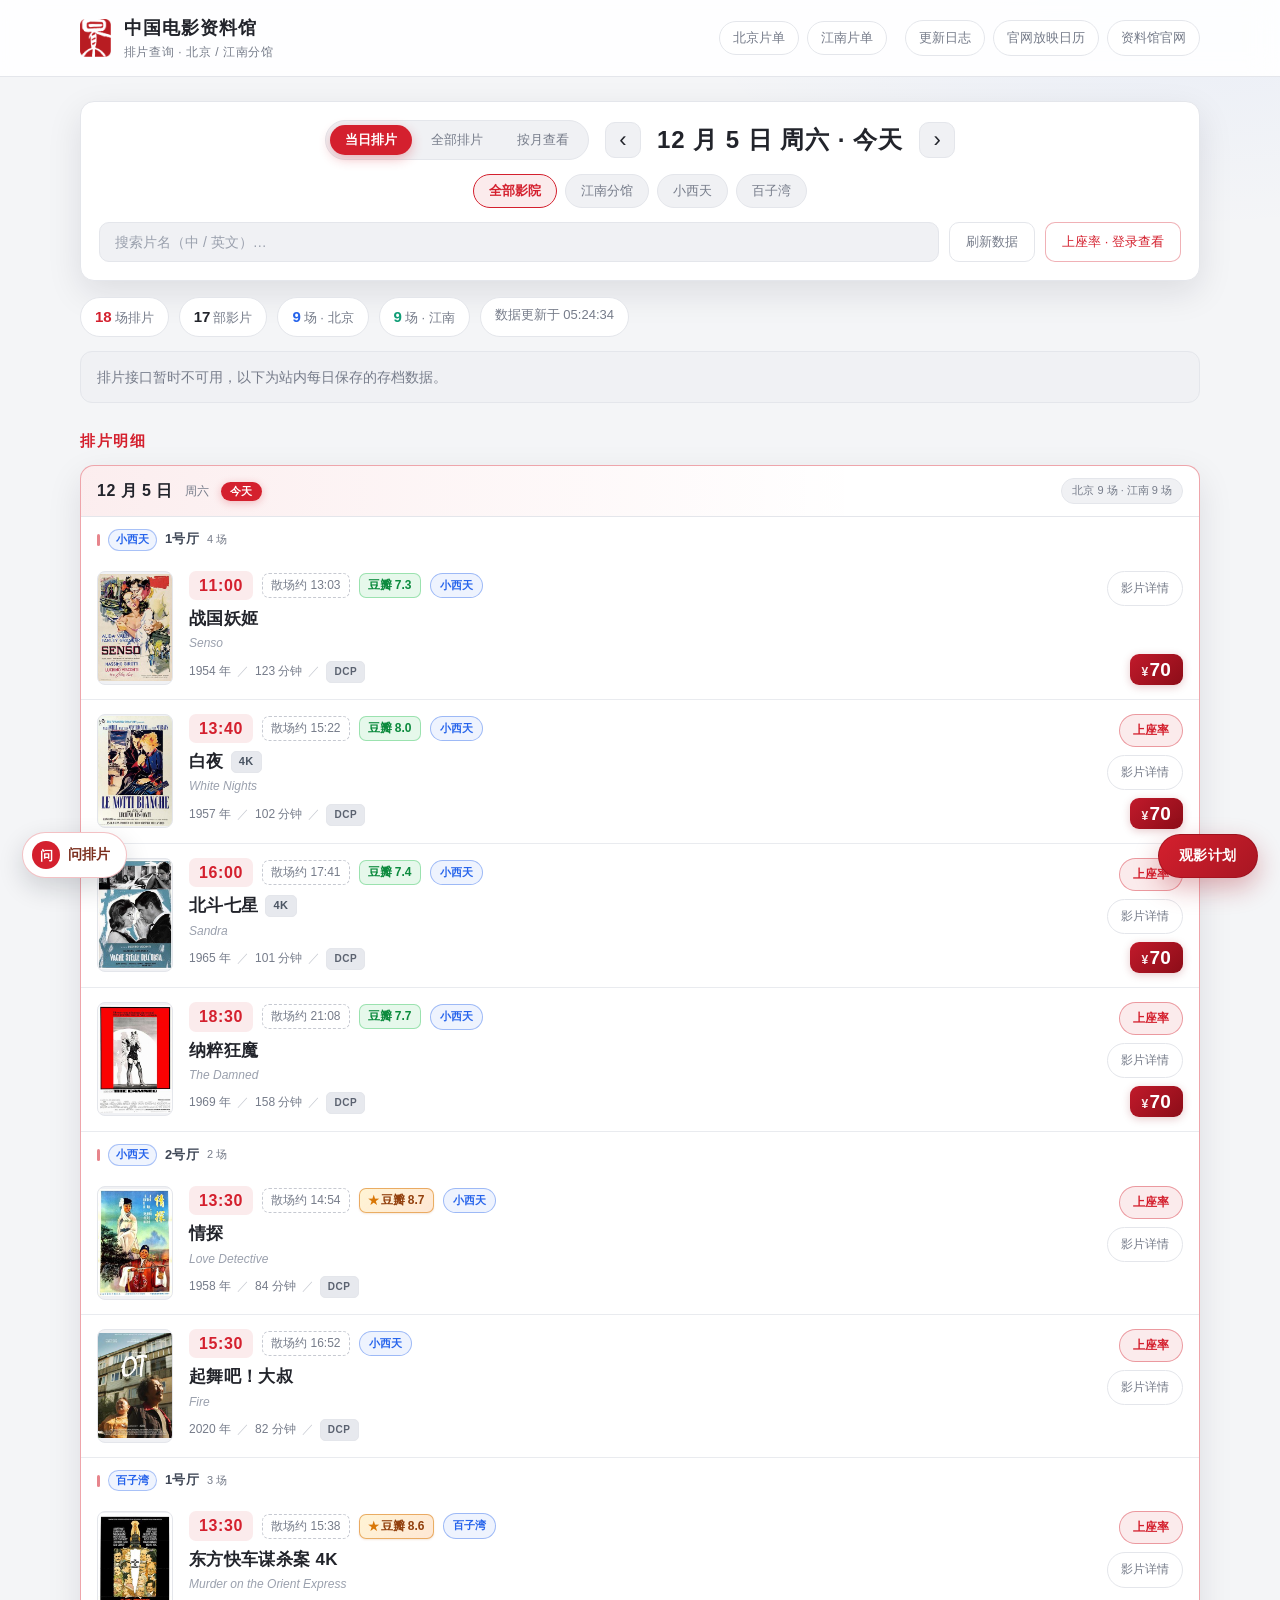
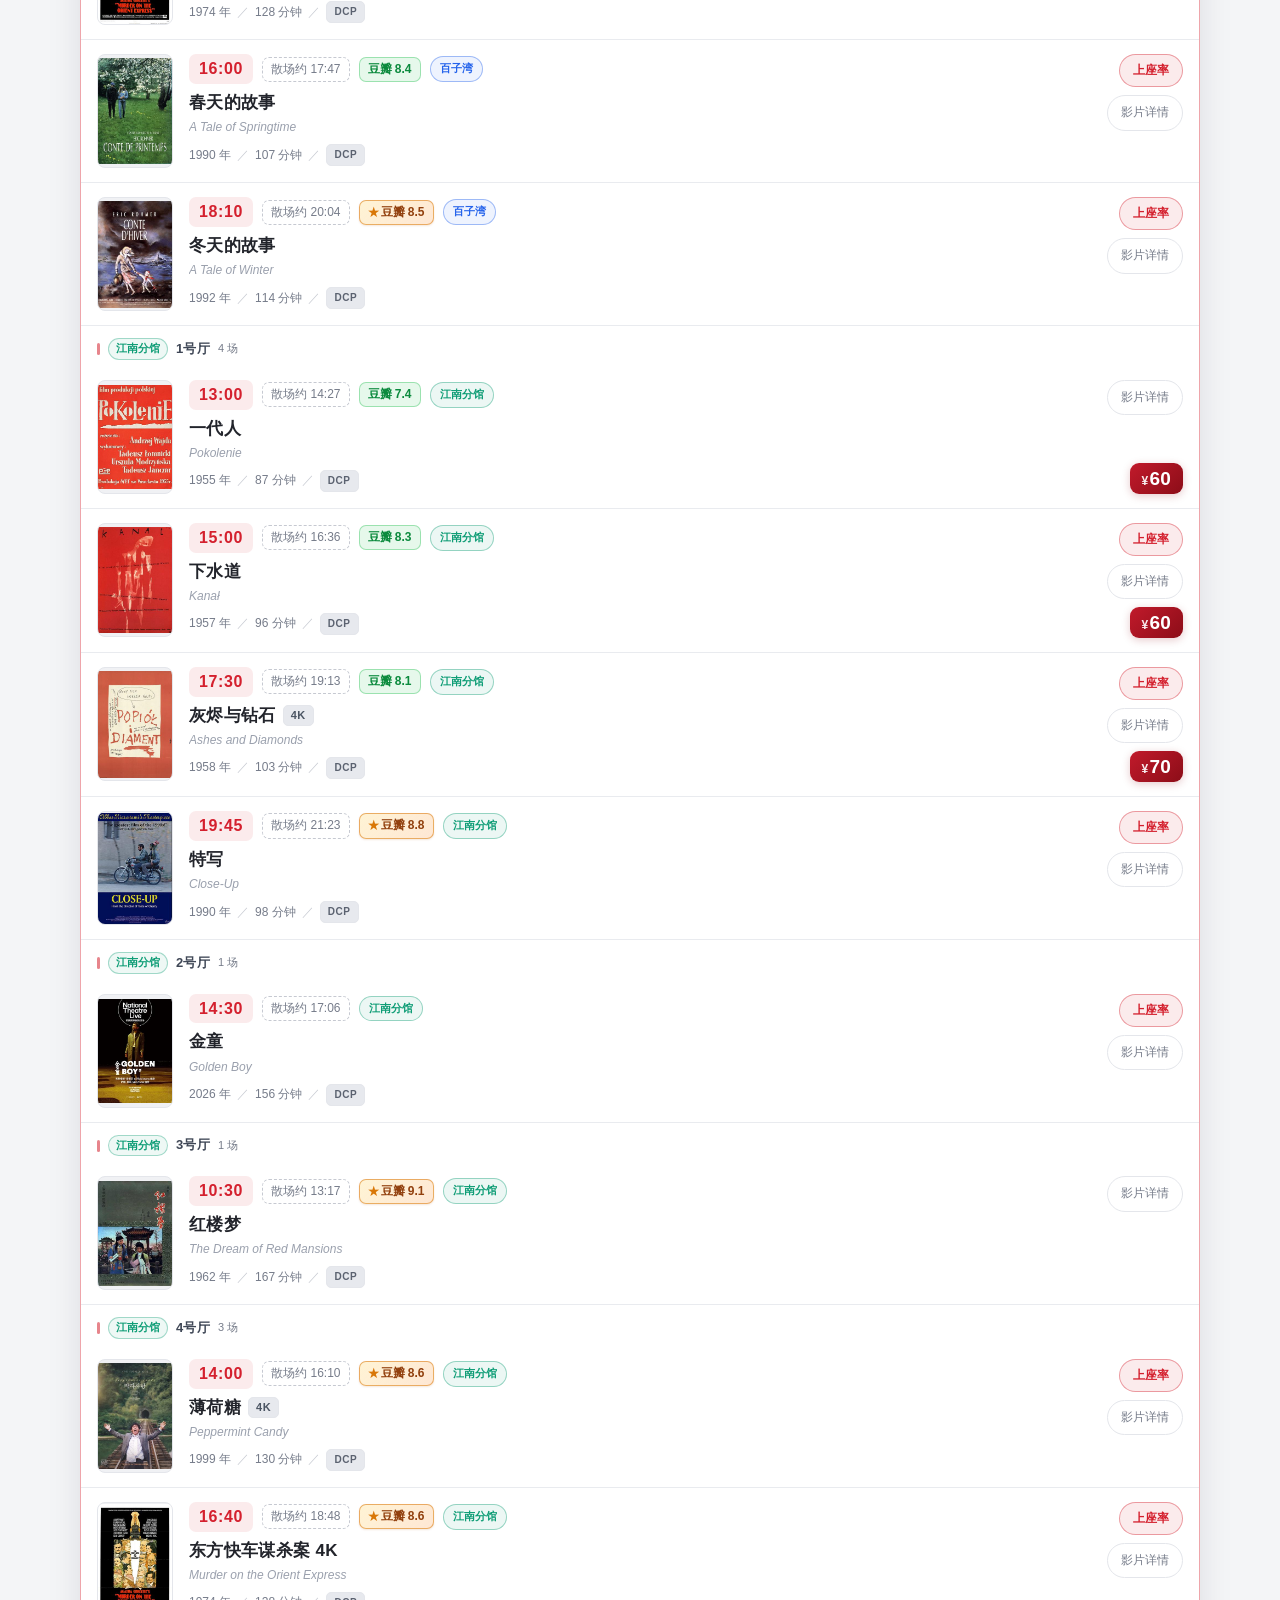
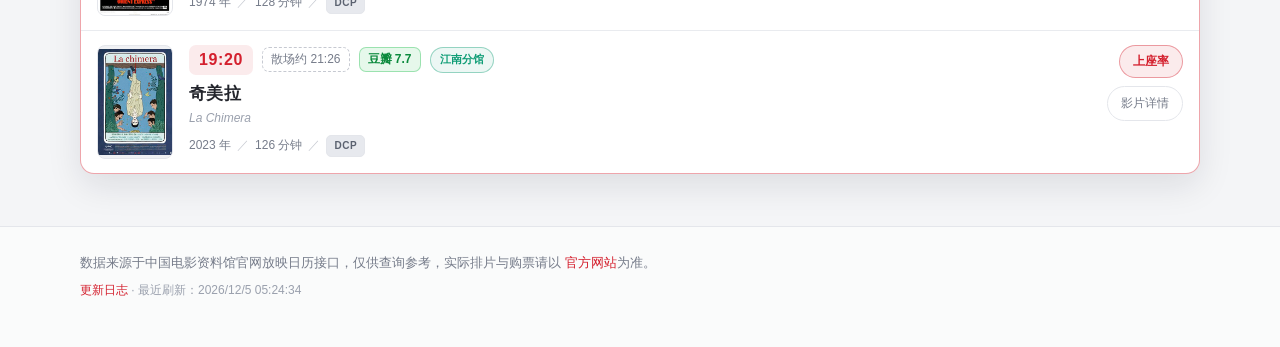
<file: index.html>
<!DOCTYPE html>
<html lang="zh-CN">
<head>
<meta charset="utf-8">
<meta name="viewport" content="width=device-width, initial-scale=1, viewport-fit=cover">
<title>中国电影资料馆 · 排片查询</title>
<meta name="description" content="查询中国电影资料馆（北京小西天、百子湾艺术影院与苏州江南分馆）排片表，支持跨月连续查询。">
<link rel="icon" type="image/png" sizes="32x32" href="assets/logo-cfa-32.png">
<link rel="icon" type="image/png" sizes="96x96" href="assets/logo-cfa-96.png">
<link rel="apple-touch-icon" sizes="180x180" href="assets/logo-cfa-180.png">
<link rel="stylesheet" href="style.css?v=20261128b">
</head>
<body>

<header class="site-header">
  <div class="wrap header-inner">
    <a class="brand" id="brandHome" href="./" aria-label="返回首页">
      <img class="brand-mark" src="assets/logo-cfa-96.png" width="31" height="38" alt="">
      <div class="brand-text">
        <h1>中国电影资料馆</h1>
        <p>排片查询 · 北京 / 江南分馆</p>
      </div>
    </a>
    <button type="button" class="head-plan-btn" id="planBtnHead" aria-haspopup="dialog" aria-controls="planModal">
      观影计划<span class="head-plan-count" id="planFabCountHead" hidden>0</span>
    </button>
    <div class="feeds-nav" id="feedsNav" aria-label="公众号片单">
      <button type="button" class="feeds-btn" data-feed="beijing" aria-haspopup="dialog" aria-controls="feedsModal">北京片单</button>
      <button type="button" class="feeds-btn" data-feed="jiangnan" aria-haspopup="dialog" aria-controls="feedsModal">江南片单</button>
    </div>
    <nav class="header-links">
      <a href="changelog.html">更新日志</a>
      <a href="https://www.cfa.org.cn/eportal/ui?pageId=14b6b67fc1704838b760c4786a5fb46d" target="_blank" rel="noopener">官网放映日历</a>
      <a href="https://www.cfa.org.cn/" target="_blank" rel="noopener">资料馆官网</a>
    </nav>
  </div>
</header>

<main class="wrap">

  <section class="controls" aria-label="筛选条件">
    <div class="month-nav">
      <div class="scope-switch" id="scopeSwitch" role="tablist" aria-label="查询范围">
        <button type="button" class="tab is-active" data-scope="day" role="tab">当日排片</button>
        <button type="button" class="tab" data-scope="all" role="tab">全部排片</button>
        <button type="button" class="tab" data-scope="month" role="tab">按月查看</button>
      </div>
      <div class="month-nav-group" id="dayNavWrap">
        <button type="button" id="prevDay" class="nav-btn" aria-label="前一天">&#8249;</button>
        <div class="month-label">
          <span id="dayText">—</span>
          <button type="button" id="backToday" class="link-btn" hidden>回到今天</button>
        </div>
        <button type="button" id="nextDay" class="nav-btn" aria-label="后一天">&#8250;</button>
      </div>
      <div class="month-nav-group" id="monthNavWrap" hidden>
        <button type="button" id="prevMonth" class="nav-btn" aria-label="上一月">&#8249;</button>
        <div class="month-label">
          <span id="monthText">—</span>
          <button type="button" id="thisMonth" class="link-btn" hidden>回到本月</button>
        </div>
        <button type="button" id="nextMonth" class="nav-btn" aria-label="下一月">&#8250;</button>
      </div>
    </div>

    <div class="venue-tabs" id="venueTabs" role="tablist" aria-label="影院筛选">
      <button type="button" class="tab is-active" data-venue="all" role="tab">全部影院</button>
      <button type="button" class="tab" data-venue="jiangnan" role="tab">江南分馆</button>
      <button type="button" class="tab" data-venue="小西天艺术影院" role="tab">小西天</button>
      <button type="button" class="tab" data-venue="百子湾艺术影院" role="tab">百子湾</button>
    </div>

    <div class="search-row">
      <input type="search" id="searchBox" class="search-box" placeholder="搜索片名（中 / 英文）…" autocomplete="off">
      <button type="button" id="refreshBtn" class="ghost-btn">刷新数据</button>
      <button type="button" id="occBtn" class="ghost-btn occ-btn">上座率 · 登录查看</button>
      <button type="button" id="occLogout" class="link-btn" hidden>上座率已登录 · 退出</button>
    </div>
  </section>

  <section class="stats" id="stats" aria-live="polite"></section>

  <section class="notice" id="notice" hidden></section>

  <section class="calendar-block" id="calendarBlock" hidden>
    <div class="block-head">
      <h2>当月概览</h2>
      <span class="block-hint">数字为当日排片场次，点击可跳转到该日</span>
    </div>
    <div class="calendar" id="calendar" role="grid" aria-label="月度排片日历"></div>
  </section>

  <section class="list-block">
    <div class="block-head">
      <h2>排片明细</h2>
      <span class="block-hint" id="progressText"></span>
    </div>
    <div id="dayList"></div>
  </section>

</main>

<footer class="site-footer">
  <div class="wrap">
    <p>数据来源于中国电影资料馆官网放映日历接口，仅供查询参考，实际排片与购票请以
      <a href="https://www.cfa.org.cn/eportal/ui?pageId=14b6b67fc1704838b760c4786a5fb46d" target="_blank" rel="noopener">官方网站</a>为准。</p>
    <p class="muted"><a href="changelog.html">更新日志</a> · <span id="updatedAt"></span></p>
  </div>
</footer>

<div class="modal-mask" id="loginModal" hidden>
  <div class="modal" role="dialog" aria-modal="true" aria-labelledby="loginTitle">
    <h3 id="loginTitle">登录以查看上座率</h3>
    <p class="modal-hint">使用你的<strong>中国电影资料馆 APP</strong> 账号（手机号 + 密码）登录。凭证仅在本机浏览器直连资料馆服务器校验，不经过任何第三方。</p>
    <label class="field">
      <span>账号（手机号）</span>
      <input type="text" id="loginAccount" autocomplete="username" inputmode="numeric" placeholder="注册 APP 时的手机号">
    </label>
    <label class="field">
      <span>密码</span>
      <input type="password" id="loginPassword" autocomplete="current-password" placeholder="APP 登录密码">
    </label>
    <p class="modal-error" id="loginError" hidden></p>
    <div class="modal-actions">
      <button type="button" class="ghost-btn" id="loginCancel">取消</button>
      <button type="button" class="ghost-btn primary" id="loginSubmit">登录</button>
    </div>
  </div>
</div>

<button type="button" class="plan-fab" id="planBtn" aria-haspopup="dialog" aria-controls="planModal">
  观影计划<span class="plan-fab-count" id="planFabCount" hidden>0</span>
</button>

<button type="button" class="back-top" id="backTop" aria-label="回到顶部" hidden>
  <svg viewBox="0 0 24 24" aria-hidden="true" focusable="false"><path d="M12 5.5 5 12.5l1.5 1.5 4-4V19h3V10l4 4 1.5-1.5z" fill="currentColor"/></svg>
</button>

<div class="mini-cal" id="miniCal" hidden>
  <div class="mini-cal-panel" id="miniCalPanel" hidden>
    <div class="mc-head">
      <button type="button" class="mc-nav" id="mcPrev" aria-label="上个月">&#8249;</button>
      <span class="mc-title" id="mcTitle" aria-live="polite"></span>
      <button type="button" class="mc-nav" id="mcNext" aria-label="下个月">&#8250;</button>
      <button type="button" class="mc-close" id="mcClose" aria-label="收起日期速选小日历">&times;</button>
    </div>
    <div class="mc-week" aria-hidden="true">
      <span>一</span><span>二</span><span>三</span><span>四</span><span>五</span><span>六</span><span>日</span>
    </div>
    <div class="mc-grid" id="mcGrid" role="group" aria-label="日期速选小日历"></div>
  </div>
  <button type="button" class="mini-cal-toggle" id="miniCalToggle" aria-controls="miniCalPanel" aria-expanded="true" aria-label="收起日期速选小日历">
    <svg viewBox="0 0 24 24" aria-hidden="true" focusable="false"><rect x="3" y="5" width="18" height="16" rx="3" fill="none" stroke="currentColor" stroke-width="1.8"/><path d="M3 10h18M8 3v4M16 3v4" fill="none" stroke="currentColor" stroke-width="1.8"/></svg>
  </button>
</div>

<div class="modal-mask" id="planModal" hidden>
  <div class="modal plan-modal" role="dialog" aria-modal="true" aria-labelledby="planTitle">
    <div class="plan-head">
      <div class="plan-headtext">
        <h3 id="planTitle">观影计划</h3>
        <p class="plan-sub">仅支持<strong>江南分馆</strong>（苏州）<strong>当月与下月</strong>场次；计划按月份保存在本机浏览器。</p>
      </div>
      <button type="button" class="modal-x" id="planClose" aria-label="关闭">&times;</button>
    </div>

    <div class="plan-tabs" id="planTabs" role="tablist" aria-label="观影计划视图">
      <button type="button" class="tab is-active" data-plan-tab="add" role="tab">选择场次</button>
      <button type="button" class="tab" data-plan-tab="mine" role="tab">我的计划<span class="plan-tab-count" id="planTabCount" hidden>0</span></button>
    </div>

    <div class="plan-summary" id="planSummary" hidden></div>

    <div class="plan-body">
      <div class="plan-load" id="planLoad" hidden></div>

      <div id="planAddPane" hidden>
        <input type="search" id="planSearch" class="plan-search" placeholder="搜索片名（中 / 英文）…" autocomplete="off">
        <div class="plan-filters" id="planFilters">
          <div class="plan-frow" id="planFMonth" data-label="月份" role="group" aria-label="按月份筛选"></div>
          <div class="plan-frow" id="planFHall" data-label="影厅" role="group" aria-label="按影厅筛选"></div>
        </div>
        <div class="plan-cands" id="planCandidates"></div>
      </div>

      <div id="planMinePane" hidden>
        <div class="plan-months" id="planMonths" role="tablist" aria-label="观影计划月份"></div>
        <div class="plan-toolbar">
          <span class="plan-total" id="planTotal"></span>
          <div class="plan-toolbar-btns">
            <button type="button" class="ghost-btn" id="planExport">导出图片</button>
            <button type="button" class="ghost-btn" id="planClear">清空计划</button>
          </div>
        </div>
        <div class="plan-list" id="planList"></div>
      </div>
    </div>

    <p class="plan-toast" id="planToast" hidden></p>
  </div>
</div>

<div class="modal-mask" id="seatModal" hidden>
  <div class="modal seat-modal" role="dialog" aria-modal="true" aria-labelledby="seatTitle">
    <div class="seat-head">
      <div class="seat-headtext">
        <h3 id="seatTitle">上座率</h3>
        <p class="seat-sub" id="seatSub"></p>
      </div>
      <button type="button" class="modal-x" id="seatClose" aria-label="关闭">&times;</button>
    </div>

    <div class="seat-summary" id="seatSummary" hidden></div>

    <div class="seat-scroll" id="seatScroll">
      <div class="seat-status" id="seatStatus">正在查询座位…</div>
      <div class="seat-map" id="seatMap" hidden>
        <div class="seat-screen"><span>银　幕</span></div>
        <div class="seat-rows" id="seatRows"></div>
      </div>
    </div>

    <div class="seat-legend" id="seatLegend" hidden>
      <span><i class="sw free"></i>可售</span>
      <span><i class="sw sold"></i>已售</span>
      <span><i class="sw blocked"></i>不可用</span>
      <span><i class="sw unknown"></i>状态未知</span>
    </div>
  </div>
</div>

<div class="modal-mask" id="feedsModal" hidden>
  <div class="modal feeds-modal" role="dialog" aria-modal="true" aria-labelledby="feedsTitle">
    <div class="feeds-head">
      <div class="feeds-headtext">
        <h3 id="feedsTitle">公众号片单</h3>
        <p class="feeds-sub" id="feedsSub">仅收录月度片单，点击可跳转微信原文</p>
      </div>
      <button type="button" class="modal-x" id="feedsClose" aria-label="关闭">&times;</button>
    </div>
    <div class="feeds-tabs" id="feedsTabs" role="tablist" aria-label="公众号选择"></div>
    <p class="feeds-note">仅收录两个公众号的月度片单文章，均为人工逐篇核实的微信原文；片单一般在月末发布，最新一期请以微信内该号为准。<span id="feedsHint"></span></p>
    <div class="feeds-toolbar" id="feedsToolbar" hidden></div>
    <div class="feeds-list" id="feedsList" role="tabpanel" aria-label="公众号片单列表"></div>
  </div>
</div>

<!-- 本地排片问答：入口固定在左下角，避开右下角的观影计划浮动按钮与日期小日历 -->
<button type="button" class="assist-btn" id="assistBtn" aria-haspopup="dialog" aria-controls="assistPanel" aria-expanded="false">
  <span class="assist-btn-icon" aria-hidden="true">问</span>
  <span class="assist-btn-text">问排片</span>
</button>

<section class="assist-panel" id="assistPanel" role="dialog" aria-modal="false" aria-labelledby="assistTitle" hidden>
  <div class="assist-head">
    <div class="assist-headtext">
      <h2 id="assistTitle">排片问答</h2>
      <p>本地规则问答 · 不联网、不接大模型</p>
    </div>
    <button type="button" class="modal-x" id="assistClose" aria-label="关闭排片问答">&times;</button>
  </div>
  <div class="assist-log" id="assistLog" role="log" aria-live="polite" aria-relevant="additions"></div>
  <form class="assist-form" id="assistForm">
    <label class="sr-only" for="assistInput">提问</label>
    <input type="text" id="assistInput" class="assist-input" autocomplete="off" placeholder="例如：明天江南晚上 7 点后有什么 4K">
    <button type="submit" class="assist-send">发送</button>
  </form>
  <p class="assist-note">能答：某天 / 影院 / 影厅 / 某部片 / 时间段 / 制式 / 活动 / 统计。查不到会直说，不编造场次与票价；上座率请点卡片上的按钮登录查看。Esc 关闭。</p>
</section>

<script src="extra-schedule.js?v=20261125"></script>
<script src="events-2026-11.js?v=20261125"></script>
<script src="prices.js?v=20261128"></script>
<script src="douban-map.js?v=20261128"></script>
<script src="app.js?v=20261128d"></script>
<script src="feeds.js"></script>
<script src="assistant.js?v=20261128"></script>
</body>
</html>
</file>
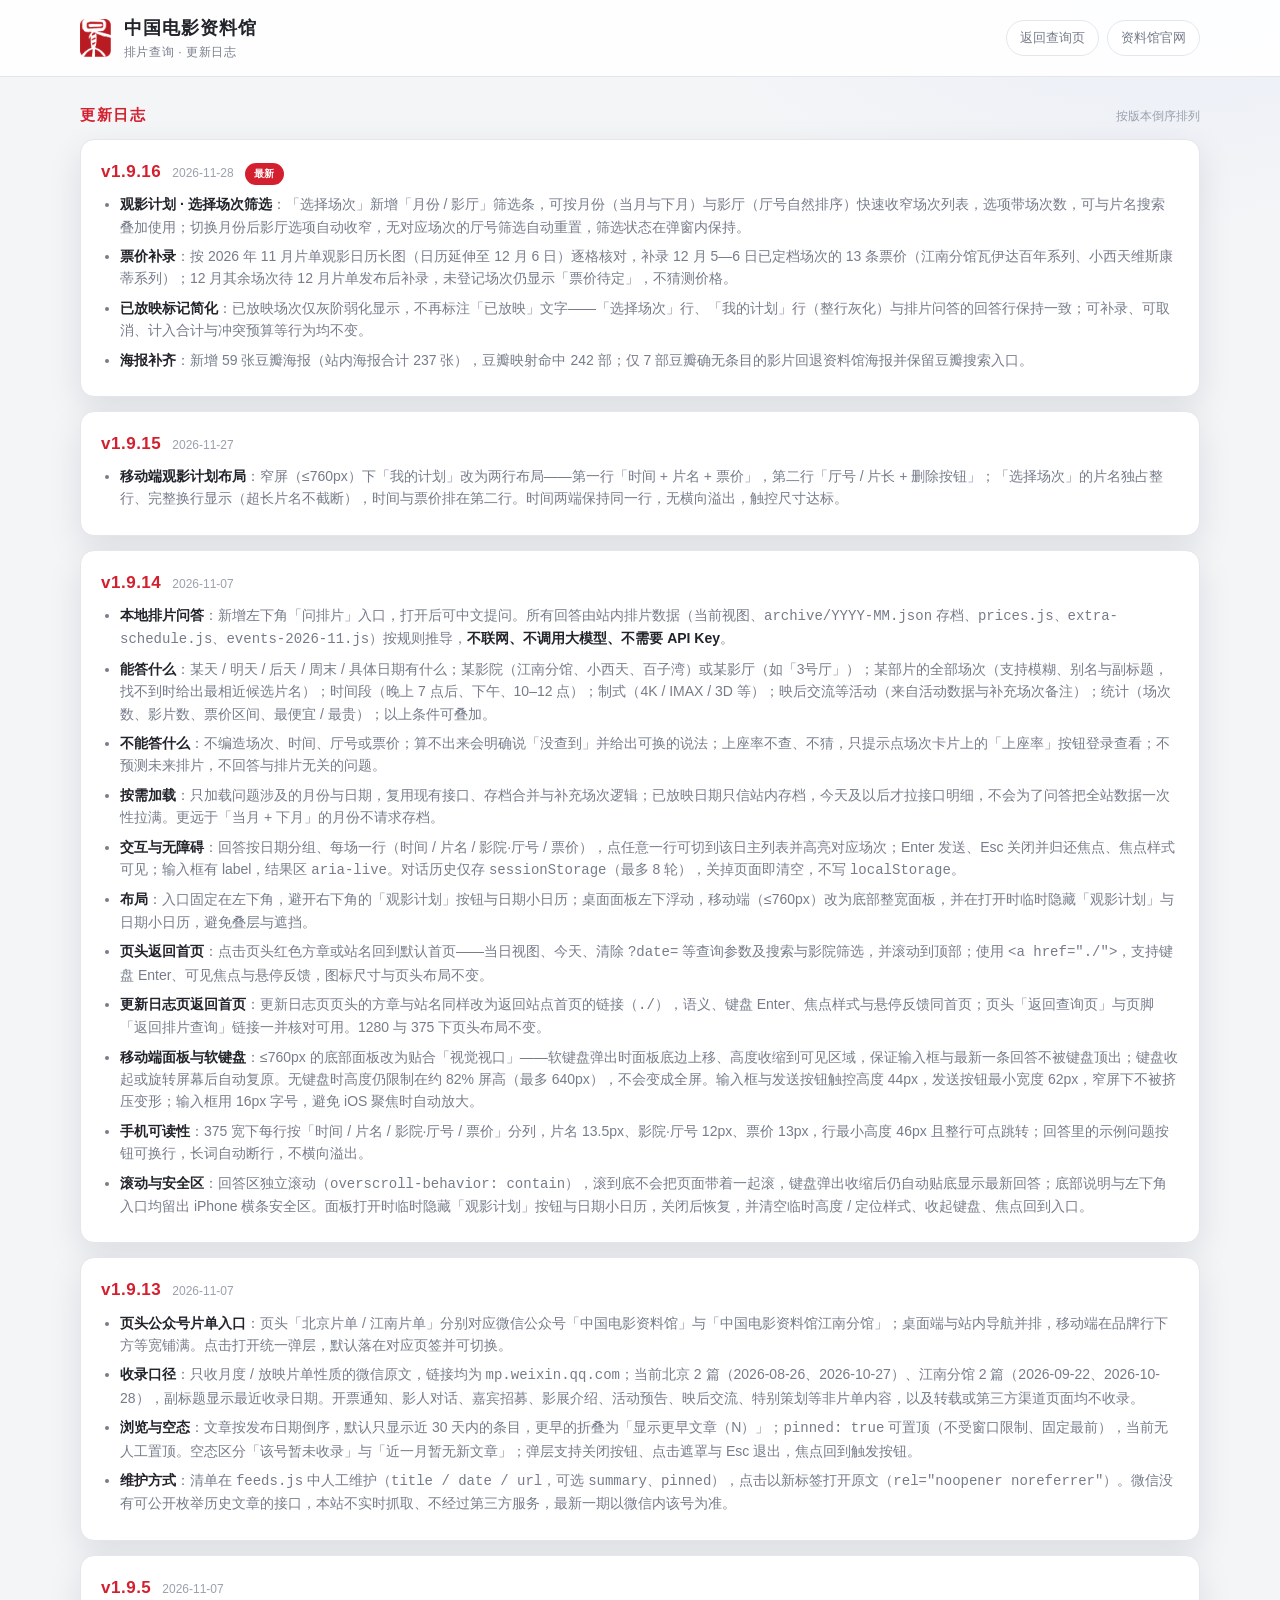
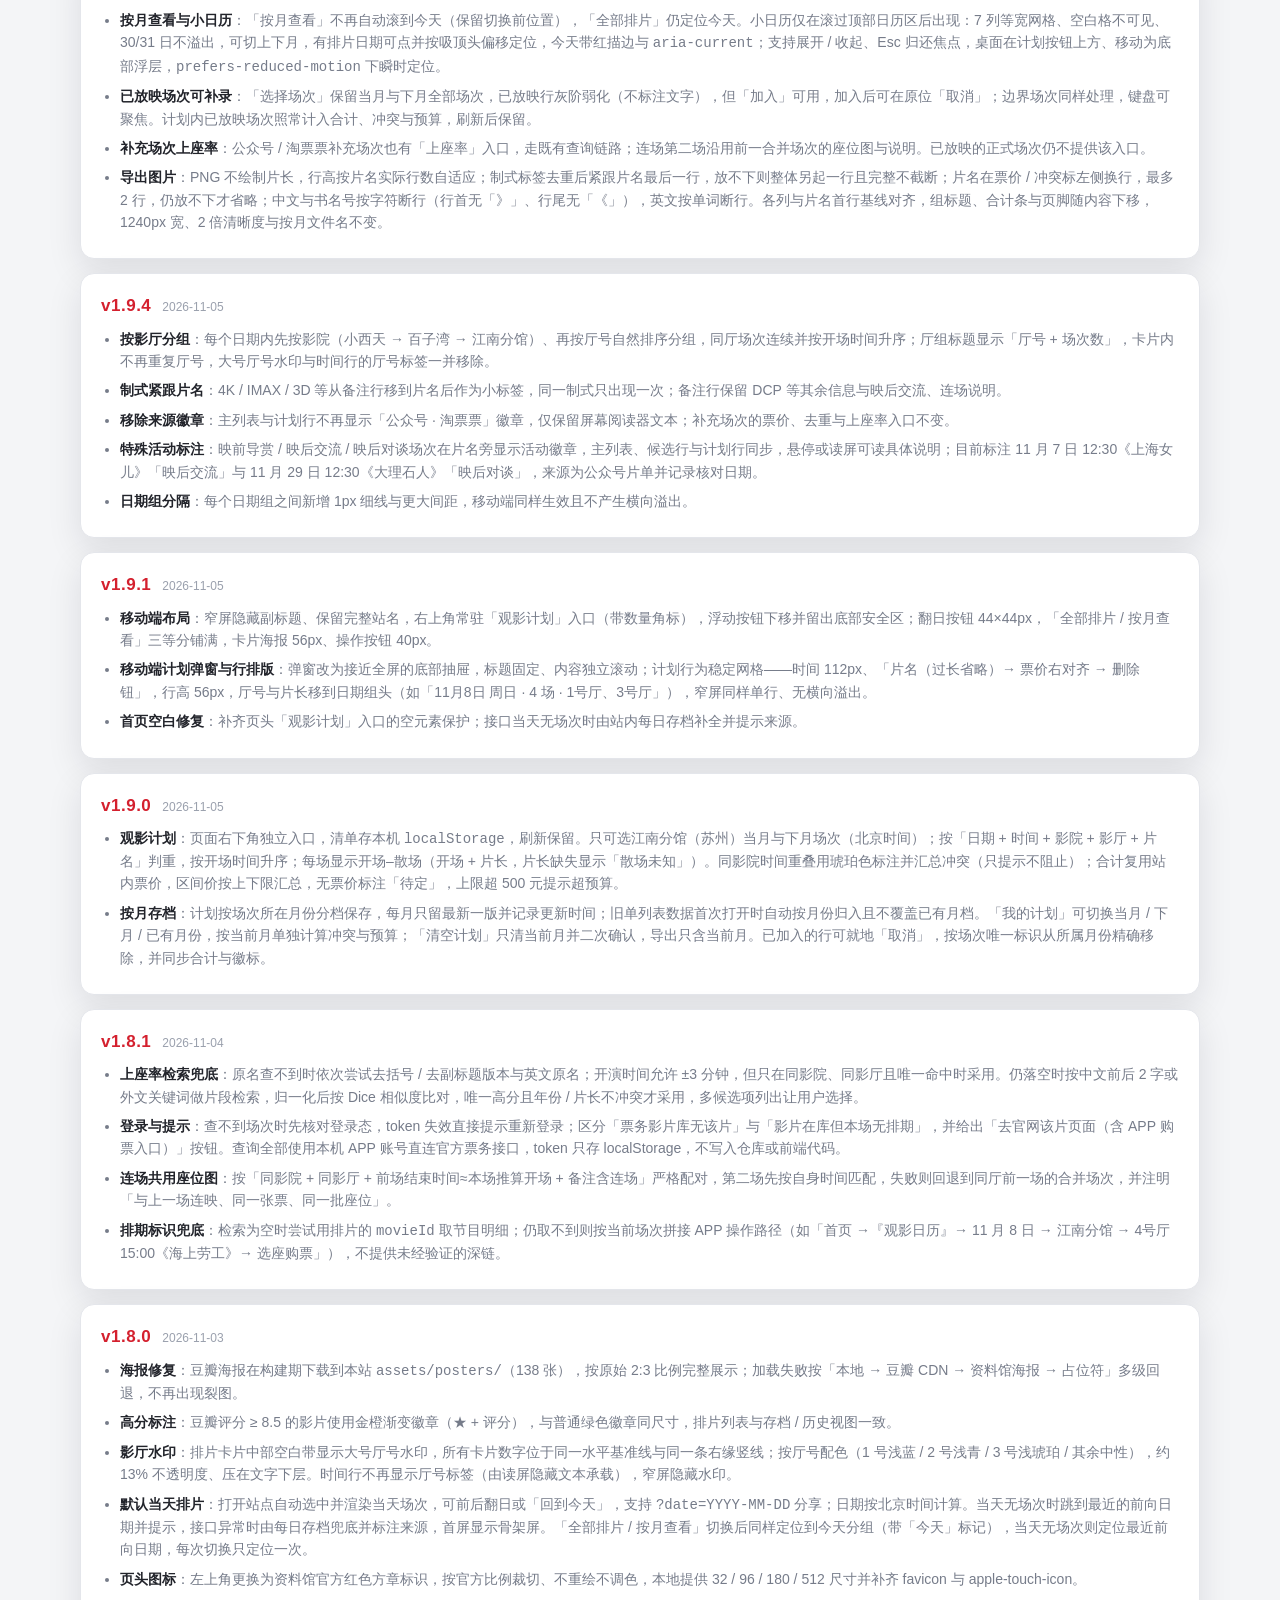
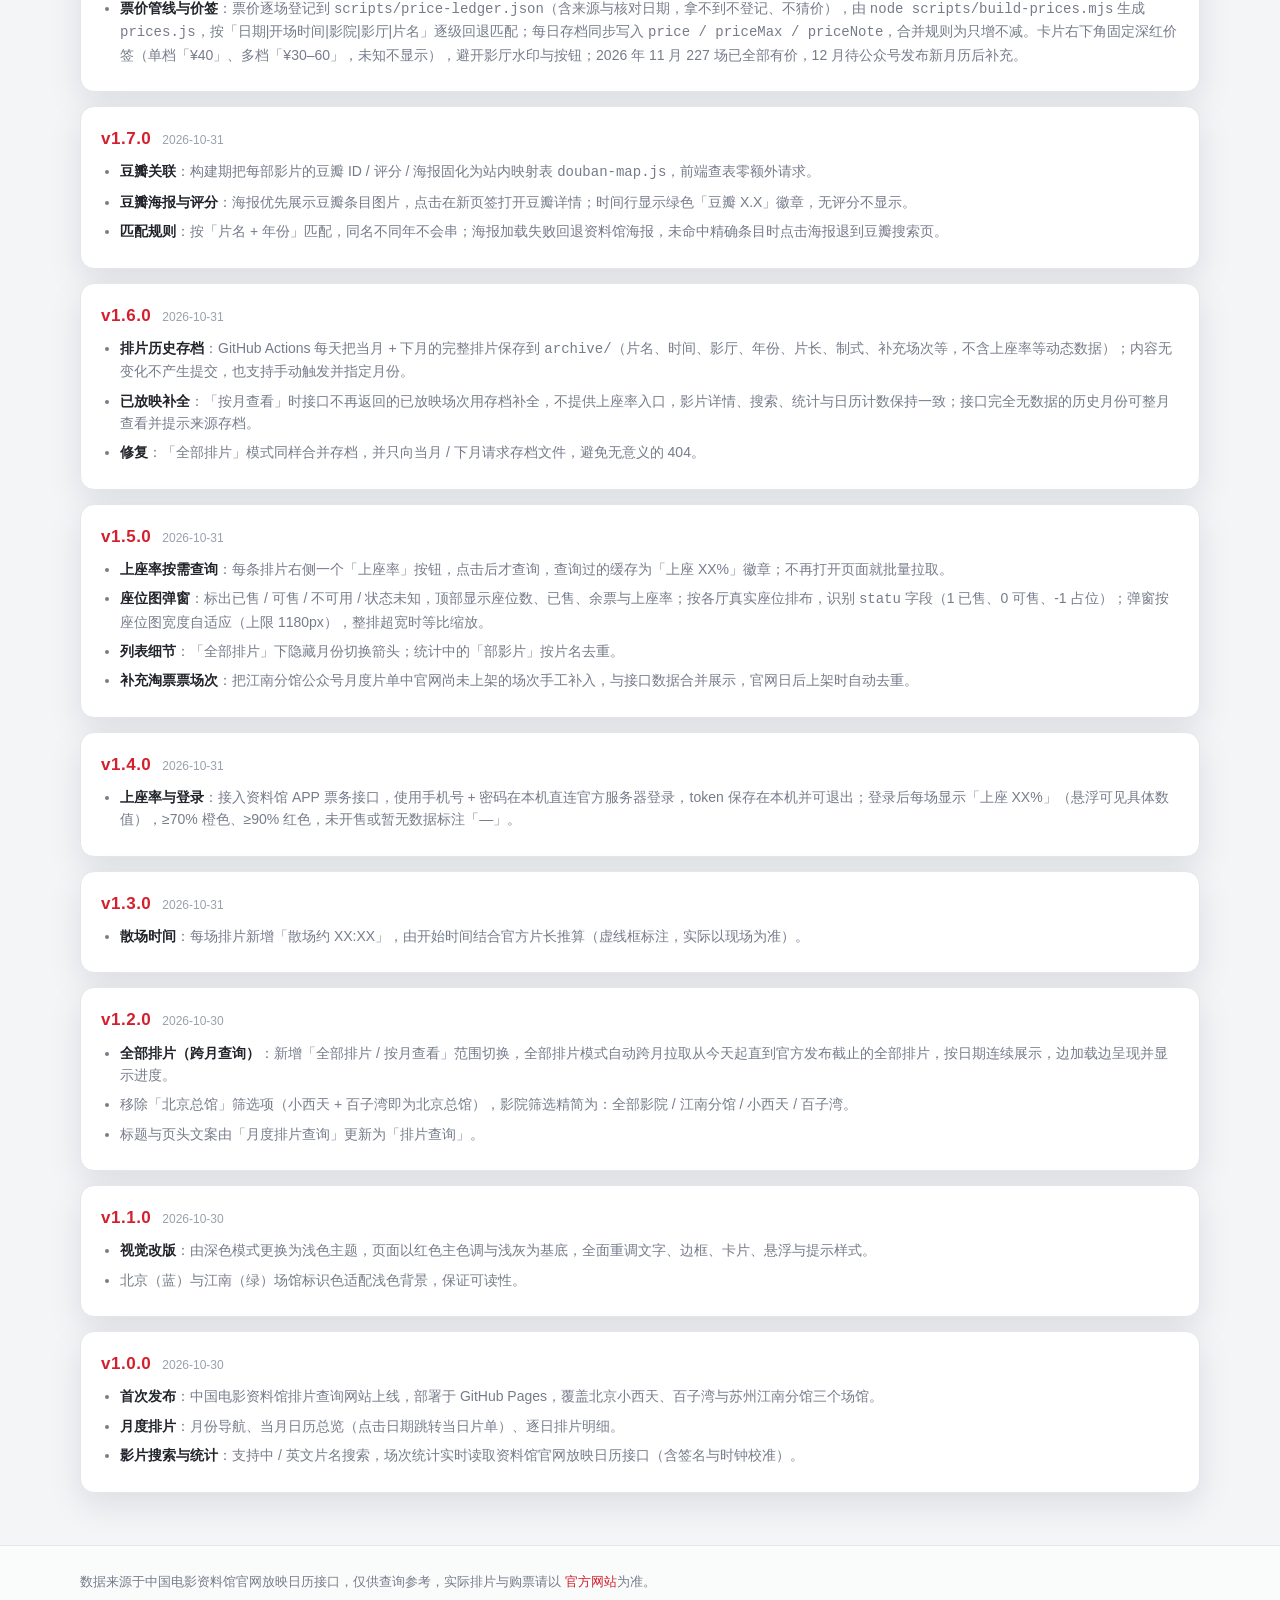
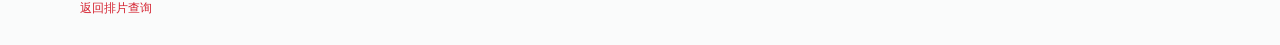
<file: changelog.html>
<!DOCTYPE html>
<html lang="zh-CN">
<head>
<meta charset="utf-8">
<meta name="viewport" content="width=device-width, initial-scale=1">
<title>更新日志 · 中国电影资料馆排片查询</title>
<meta name="description" content="中国电影资料馆排片查询网站的版本更新日志。">
<link rel="icon" type="image/png" sizes="32x32" href="assets/logo-cfa-32.png">
<link rel="icon" type="image/png" sizes="96x96" href="assets/logo-cfa-96.png">
<link rel="apple-touch-icon" sizes="180x180" href="assets/logo-cfa-180.png">
<link rel="stylesheet" href="style.css">
</head>
<body>

<header class="site-header">
  <div class="wrap header-inner">
    <a class="brand" href="./" aria-label="返回首页">
      <img class="brand-mark" src="assets/logo-cfa-96.png" width="31" height="38" alt="">
      <div class="brand-text">
        <h1>中国电影资料馆</h1>
        <p>排片查询 · 更新日志</p>
      </div>
    </a>
    <nav class="header-links">
      <a href="index.html">返回查询页</a>
      <a href="https://www.cfa.org.cn/" target="_blank" rel="noopener">资料馆官网</a>
    </nav>
  </div>
</header>

<main class="wrap">

  <section class="calendar-block">
    <div class="block-head">
      <h2>更新日志</h2>
      <span class="block-hint">按版本倒序排列</span>
    </div>

    <div class="changelog">

      <article class="cl-item">
        <div class="cl-head">
          <span class="cl-ver">v1.9.16</span>
          <span class="cl-date">2026-11-28</span>
          <span class="cl-badge">最新</span>
        </div>
        <ul class="cl-list">
          <li><b>观影计划 · 选择场次筛选</b>：「选择场次」新增「月份 / 影厅」筛选条，可按月份（当月与下月）与影厅（厅号自然排序）快速收窄场次列表，选项带场次数，可与片名搜索叠加使用；切换月份后影厅选项自动收窄，无对应场次的厅号筛选自动重置，筛选状态在弹窗内保持。</li>
          <li><b>票价补录</b>：按 2026 年 11 月片单观影日历长图（日历延伸至 12 月 6 日）逐格核对，补录 12 月 5—6 日已定档场次的 13 条票价（江南分馆瓦伊达百年系列、小西天维斯康蒂系列）；12 月其余场次待 12 月片单发布后补录，未登记场次仍显示「票价待定」，不猜测价格。</li>
          <li><b>已放映标记简化</b>：已放映场次仅灰阶弱化显示，不再标注「已放映」文字——「选择场次」行、「我的计划」行（整行灰化）与排片问答的回答行保持一致；可补录、可取消、计入合计与冲突预算等行为均不变。</li>
          <li><b>海报补齐</b>：新增 59 张豆瓣海报（站内海报合计 237 张），豆瓣映射命中 242 部；仅 7 部豆瓣确无条目的影片回退资料馆海报并保留豆瓣搜索入口。</li>
        </ul>
      </article>

      <article class="cl-item">
        <div class="cl-head">
          <span class="cl-ver">v1.9.15</span>
          <span class="cl-date">2026-11-27</span>
        </div>
        <ul class="cl-list">
          <li><b>移动端观影计划布局</b>：窄屏（≤760px）下「我的计划」改为两行布局——第一行「时间 + 片名 + 票价」，第二行「厅号 / 片长 + 删除按钮」；「选择场次」的片名独占整行、完整换行显示（超长片名不截断），时间与票价排在第二行。时间两端保持同一行，无横向溢出，触控尺寸达标。</li>
        </ul>
      </article>

      <article class="cl-item">
        <div class="cl-head">
          <span class="cl-ver">v1.9.14</span>
          <span class="cl-date">2026-11-07</span>
        </div>
        <ul class="cl-list">
          <li><b>本地排片问答</b>：新增左下角「问排片」入口，打开后可中文提问。所有回答由站内排片数据（当前视图、<code>archive/YYYY-MM.json</code> 存档、<code>prices.js</code>、<code>extra-schedule.js</code>、<code>events-2026-11.js</code>）按规则推导，<b>不联网、不调用大模型、不需要 API Key</b>。</li>
          <li><b>能答什么</b>：某天 / 明天 / 后天 / 周末 / 具体日期有什么；某影院（江南分馆、小西天、百子湾）或某影厅（如「3号厅」）；某部片的全部场次（支持模糊、别名与副标题，找不到时给出最相近候选片名）；时间段（晚上 7 点后、下午、10–12 点）；制式（4K / IMAX / 3D 等）；映后交流等活动（来自活动数据与补充场次备注）；统计（场次数、影片数、票价区间、最便宜 / 最贵）；以上条件可叠加。</li>
          <li><b>不能答什么</b>：不编造场次、时间、厅号或票价；算不出来会明确说「没查到」并给出可换的说法；上座率不查、不猜，只提示点场次卡片上的「上座率」按钮登录查看；不预测未来排片，不回答与排片无关的问题。</li>
          <li><b>按需加载</b>：只加载问题涉及的月份与日期，复用现有接口、存档合并与补充场次逻辑；已放映日期只信站内存档，今天及以后才拉接口明细，不会为了问答把全站数据一次性拉满。更远于「当月 + 下月」的月份不请求存档。</li>
          <li><b>交互与无障碍</b>：回答按日期分组、每场一行（时间 / 片名 / 影院·厅号 / 票价），点任意一行可切到该日主列表并高亮对应场次；Enter 发送、Esc 关闭并归还焦点、焦点样式可见；输入框有 label，结果区 <code>aria-live</code>。对话历史仅存 <code>sessionStorage</code>（最多 8 轮），关掉页面即清空，不写 <code>localStorage</code>。</li>
          <li><b>布局</b>：入口固定在左下角，避开右下角的「观影计划」按钮与日期小日历；桌面面板左下浮动，移动端（≤760px）改为底部整宽面板，并在打开时临时隐藏「观影计划」与日期小日历，避免叠层与遮挡。</li>
          <li><b>页头返回首页</b>：点击页头红色方章或站名回到默认首页——当日视图、今天、清除 <code>?date=</code> 等查询参数及搜索与影院筛选，并滚动到顶部；使用 <code>&lt;a href="./"&gt;</code>，支持键盘 Enter、可见焦点与悬停反馈，图标尺寸与页头布局不变。</li>
          <li><b>更新日志页返回首页</b>：更新日志页页头的方章与站名同样改为返回站点首页的链接（<code>./</code>），语义、键盘 Enter、焦点样式与悬停反馈同首页；页头「返回查询页」与页脚「返回排片查询」链接一并核对可用。1280 与 375 下页头布局不变。</li>
          <li><b>移动端面板与软键盘</b>：≤760px 的底部面板改为贴合「视觉视口」——软键盘弹出时面板底边上移、高度收缩到可见区域，保证输入框与最新一条回答不被键盘顶出；键盘收起或旋转屏幕后自动复原。无键盘时高度仍限制在约 82% 屏高（最多 640px），不会变成全屏。输入框与发送按钮触控高度 44px，发送按钮最小宽度 62px，窄屏下不被挤压变形；输入框用 16px 字号，避免 iOS 聚焦时自动放大。</li>
          <li><b>手机可读性</b>：375 宽下每行按「时间 / 片名 / 影院·厅号 / 票价」分列，片名 13.5px、影院·厅号 12px、票价 13px，行最小高度 46px 且整行可点跳转；回答里的示例问题按钮可换行，长词自动断行，不横向溢出。</li>
          <li><b>滚动与安全区</b>：回答区独立滚动（<code>overscroll-behavior: contain</code>），滚到底不会把页面带着一起滚，键盘弹出收缩后仍自动贴底显示最新回答；底部说明与左下角入口均留出 iPhone 横条安全区。面板打开时临时隐藏「观影计划」按钮与日期小日历，关闭后恢复，并清空临时高度 / 定位样式、收起键盘、焦点回到入口。</li>
        </ul>
      </article>

      <article class="cl-item">
        <div class="cl-head">
          <span class="cl-ver">v1.9.13</span>
          <span class="cl-date">2026-11-07</span>
        </div>
        <ul class="cl-list">
          <li><b>页头公众号片单入口</b>：页头「北京片单 / 江南片单」分别对应微信公众号「中国电影资料馆」与「中国电影资料馆江南分馆」；桌面端与站内导航并排，移动端在品牌行下方等宽铺满。点击打开统一弹层，默认落在对应页签并可切换。</li>
          <li><b>收录口径</b>：只收月度 / 放映片单性质的微信原文，链接均为 <code>mp.weixin.qq.com</code>；当前北京 2 篇（2026-08-26、2026-10-27）、江南分馆 2 篇（2026-09-22、2026-10-28），副标题显示最近收录日期。开票通知、影人对话、嘉宾招募、影展介绍、活动预告、映后交流、特别策划等非片单内容，以及转载或第三方渠道页面均不收录。</li>
          <li><b>浏览与空态</b>：文章按发布日期倒序，默认只显示近 30 天内的条目，更早的折叠为「显示更早文章（N）」；<code>pinned: true</code> 可置顶（不受窗口限制、固定最前），当前无人工置顶。空态区分「该号暂未收录」与「近一月暂无新文章」；弹层支持关闭按钮、点击遮罩与 Esc 退出，焦点回到触发按钮。</li>
          <li><b>维护方式</b>：清单在 <code>feeds.js</code> 中人工维护（<code>title / date / url</code>，可选 <code>summary</code>、<code>pinned</code>），点击以新标签打开原文（<code>rel="noopener noreferrer"</code>）。微信没有可公开枚举历史文章的接口，本站不实时抓取、不经过第三方服务，最新一期以微信内该号为准。</li>
        </ul>
      </article>

      <article class="cl-item">
        <div class="cl-head">
          <span class="cl-ver">v1.9.5</span>
          <span class="cl-date">2026-11-07</span>
        </div>
        <ul class="cl-list">
          <li><b>按月查看与小日历</b>：「按月查看」不再自动滚到今天（保留切换前位置），「全部排片」仍定位今天。小日历仅在滚过顶部日历区后出现：7 列等宽网格、空白格不可见、30/31 日不溢出，可切上下月，有排片日期可点并按吸顶头偏移定位，今天带红描边与 <code>aria-current</code>；支持展开 / 收起、Esc 归还焦点，桌面在计划按钮上方、移动为底部浮层，<code>prefers-reduced-motion</code> 下瞬时定位。</li>
          <li><b>已放映场次可补录</b>：「选择场次」保留当月与下月全部场次，已放映行灰阶弱化（不标注文字），但「加入」可用，加入后可在原位「取消」；边界场次同样处理，键盘可聚焦。计划内已放映场次照常计入合计、冲突与预算，刷新后保留。</li>
          <li><b>补充场次上座率</b>：公众号 / 淘票票补充场次也有「上座率」入口，走既有查询链路；连场第二场沿用前一合并场次的座位图与说明。已放映的正式场次仍不提供该入口。</li>
          <li><b>导出图片</b>：PNG 不绘制片长，行高按片名实际行数自适应；制式标签去重后紧跟片名最后一行，放不下则整体另起一行且完整不截断；片名在票价 / 冲突标左侧换行，最多 2 行，仍放不下才省略；中文与书名号按字符断行（行首无「》」、行尾无「《」），英文按单词断行。各列与片名首行基线对齐，组标题、合计条与页脚随内容下移，1240px 宽、2 倍清晰度与按月文件名不变。</li>
        </ul>
      </article>

      <article class="cl-item">
        <div class="cl-head">
          <span class="cl-ver">v1.9.4</span>
          <span class="cl-date">2026-11-05</span>
        </div>
        <ul class="cl-list">
          <li><b>按影厅分组</b>：每个日期内先按影院（小西天 → 百子湾 → 江南分馆）、再按厅号自然排序分组，同厅场次连续并按开场时间升序；厅组标题显示「厅号 + 场次数」，卡片内不再重复厅号，大号厅号水印与时间行的厅号标签一并移除。</li>
          <li><b>制式紧跟片名</b>：4K / IMAX / 3D 等从备注行移到片名后作为小标签，同一制式只出现一次；备注行保留 DCP 等其余信息与映后交流、连场说明。</li>
          <li><b>移除来源徽章</b>：主列表与计划行不再显示「公众号 · 淘票票」徽章，仅保留屏幕阅读器文本；补充场次的票价、去重与上座率入口不变。</li>
          <li><b>特殊活动标注</b>：映前导赏 / 映后交流 / 映后对谈场次在片名旁显示活动徽章，主列表、候选行与计划行同步，悬停或读屏可读具体说明；目前标注 11 月 7 日 12:30《上海女儿》「映后交流」与 11 月 29 日 12:30《大理石人》「映后对谈」，来源为公众号片单并记录核对日期。</li>
          <li><b>日期组分隔</b>：每个日期组之间新增 1px 细线与更大间距，移动端同样生效且不产生横向溢出。</li>
        </ul>
      </article>

      <article class="cl-item">
        <div class="cl-head">
          <span class="cl-ver">v1.9.1</span>
          <span class="cl-date">2026-11-05</span>
        </div>
        <ul class="cl-list">
          <li><b>移动端布局</b>：窄屏隐藏副标题、保留完整站名，右上角常驻「观影计划」入口（带数量角标），浮动按钮下移并留出底部安全区；翻日按钮 44×44px，「全部排片 / 按月查看」三等分铺满，卡片海报 56px、操作按钮 40px。</li>
          <li><b>移动端计划弹窗与行排版</b>：弹窗改为接近全屏的底部抽屉，标题固定、内容独立滚动；计划行为稳定网格——时间 112px、「片名（过长省略）→ 票价右对齐 → 删除钮」，行高 56px，厅号与片长移到日期组头（如「11月8日 周日 · 4 场 · 1号厅、3号厅」），窄屏同样单行、无横向溢出。</li>
          <li><b>首页空白修复</b>：补齐页头「观影计划」入口的空元素保护；接口当天无场次时由站内每日存档补全并提示来源。</li>
        </ul>
      </article>

      <article class="cl-item">
        <div class="cl-head">
          <span class="cl-ver">v1.9.0</span>
          <span class="cl-date">2026-11-05</span>
        </div>
        <ul class="cl-list">
          <li><b>观影计划</b>：页面右下角独立入口，清单存本机 <code>localStorage</code>，刷新保留。只可选江南分馆（苏州）当月与下月场次（北京时间）；按「日期 + 时间 + 影院 + 影厅 + 片名」判重，按开场时间升序；每场显示开场–散场（开场 + 片长，片长缺失显示「散场未知」）。同影院时间重叠用琥珀色标注并汇总冲突（只提示不阻止）；合计复用站内票价，区间价按上下限汇总，无票价标注「待定」，上限超 500 元提示超预算。</li>
          <li><b>按月存档</b>：计划按场次所在月份分档保存，每月只留最新一版并记录更新时间；旧单列表数据首次打开时自动按月份归入且不覆盖已有月档。「我的计划」可切换当月 / 下月 / 已有月份，按当前月单独计算冲突与预算；「清空计划」只清当前月并二次确认，导出只含当前月。已加入的行可就地「取消」，按场次唯一标识从所属月份精确移除，并同步合计与徽标。</li>
        </ul>
      </article>

      <article class="cl-item">
        <div class="cl-head">
          <span class="cl-ver">v1.8.1</span>
          <span class="cl-date">2026-11-04</span>
        </div>
        <ul class="cl-list">
          <li><b>上座率检索兜底</b>：原名查不到时依次尝试去括号 / 去副标题版本与英文原名；开演时间允许 ±3 分钟，但只在同影院、同影厅且唯一命中时采用。仍落空时按中文前后 2 字或外文关键词做片段检索，归一化后按 Dice 相似度比对，唯一高分且年份 / 片长不冲突才采用，多候选项列出让用户选择。</li>
          <li><b>登录与提示</b>：查不到场次时先核对登录态，token 失效直接提示重新登录；区分「票务影片库无该片」与「影片在库但本场无排期」，并给出「去官网该片页面（含 APP 购票入口）」按钮。查询全部使用本机 APP 账号直连官方票务接口，token 只存 localStorage，不写入仓库或前端代码。</li>
          <li><b>连场共用座位图</b>：按「同影院 + 同影厅 + 前场结束时间≈本场推算开场 + 备注含连场」严格配对，第二场先按自身时间匹配，失败则回退到同厅前一场的合并场次，并注明「与上一场连映、同一张票、同一批座位」。</li>
          <li><b>排期标识兜底</b>：检索为空时尝试用排片的 <code>movieId</code> 取节目明细；仍取不到则按当前场次拼接 APP 操作路径（如「首页 →『观影日历』→ 11 月 8 日 → 江南分馆 → 4号厅 15:00《海上劳工》→ 选座购票」），不提供未经验证的深链。</li>
        </ul>
      </article>

      <article class="cl-item">
        <div class="cl-head">
          <span class="cl-ver">v1.8.0</span>
          <span class="cl-date">2026-11-03</span>
        </div>
        <ul class="cl-list">
          <li><b>海报修复</b>：豆瓣海报在构建期下载到本站 <code>assets/posters/</code>（138 张），按原始 2:3 比例完整展示；加载失败按「本地 → 豆瓣 CDN → 资料馆海报 → 占位符」多级回退，不再出现裂图。</li>
          <li><b>高分标注</b>：豆瓣评分 ≥ 8.5 的影片使用金橙渐变徽章（★ + 评分），与普通绿色徽章同尺寸，排片列表与存档 / 历史视图一致。</li>
          <li><b>影厅水印</b>：排片卡片中部空白带显示大号厅号水印，所有卡片数字位于同一水平基准线与同一条右缘竖线；按厅号配色（1 号浅蓝 / 2 号浅青 / 3 号浅琥珀 / 其余中性），约 13% 不透明度、压在文字下层。时间行不再显示厅号标签（由读屏隐藏文本承载），窄屏隐藏水印。</li>
          <li><b>默认当天排片</b>：打开站点自动选中并渲染当天场次，可前后翻日或「回到今天」，支持 <code>?date=YYYY-MM-DD</code> 分享；日期按北京时间计算。当天无场次时跳到最近的前向日期并提示，接口异常时由每日存档兜底并标注来源，首屏显示骨架屏。「全部排片 / 按月查看」切换后同样定位到今天分组（带「今天」标记），当天无场次则定位最近前向日期，每次切换只定位一次。</li>
          <li><b>页头图标</b>：左上角更换为资料馆官方红色方章标识，按官方比例裁切、不重绘不调色，本地提供 32 / 96 / 180 / 512 尺寸并补齐 favicon 与 apple-touch-icon。</li>
          <li><b>票价管线与价签</b>：票价逐场登记到 <code>scripts/price-ledger.json</code>（含来源与核对日期，拿不到不登记、不猜价），由 <code>node scripts/build-prices.mjs</code> 生成 <code>prices.js</code>，按「日期|开场时间|影院|影厅|片名」逐级回退匹配；每日存档同步写入 <code>price / priceMax / priceNote</code>，合并规则为只增不减。卡片右下角固定深红价签（单档「¥40」、多档「¥30–60」，未知不显示），避开影厅水印与按钮；2026 年 11 月 227 场已全部有价，12 月待公众号发布新月历后补充。</li>
        </ul>
      </article>

      <article class="cl-item">
        <div class="cl-head">
          <span class="cl-ver">v1.7.0</span>
          <span class="cl-date">2026-10-31</span>
        </div>
        <ul class="cl-list">
          <li><b>豆瓣关联</b>：构建期把每部影片的豆瓣 ID / 评分 / 海报固化为站内映射表 <code>douban-map.js</code>，前端查表零额外请求。</li>
          <li><b>豆瓣海报与评分</b>：海报优先展示豆瓣条目图片，点击在新页签打开豆瓣详情；时间行显示绿色「豆瓣 X.X」徽章，无评分不显示。</li>
          <li><b>匹配规则</b>：按「片名 + 年份」匹配，同名不同年不会串；海报加载失败回退资料馆海报，未命中精确条目时点击海报退到豆瓣搜索页。</li>
        </ul>
      </article>

      <article class="cl-item">
        <div class="cl-head">
          <span class="cl-ver">v1.6.0</span>
          <span class="cl-date">2026-10-31</span>
        </div>
        <ul class="cl-list">
          <li><b>排片历史存档</b>：GitHub Actions 每天把当月 + 下月的完整排片保存到 <code>archive/</code>（片名、时间、影厅、年份、片长、制式、补充场次等，不含上座率等动态数据）；内容无变化不产生提交，也支持手动触发并指定月份。</li>
          <li><b>已放映补全</b>：「按月查看」时接口不再返回的已放映场次用存档补全，不提供上座率入口，影片详情、搜索、统计与日历计数保持一致；接口完全无数据的历史月份可整月查看并提示来源存档。</li>
          <li><b>修复</b>：「全部排片」模式同样合并存档，并只向当月 / 下月请求存档文件，避免无意义的 404。</li>
        </ul>
      </article>

      <article class="cl-item">
        <div class="cl-head">
          <span class="cl-ver">v1.5.0</span>
          <span class="cl-date">2026-10-31</span>
        </div>
        <ul class="cl-list">
          <li><b>上座率按需查询</b>：每条排片右侧一个「上座率」按钮，点击后才查询，查询过的缓存为「上座 XX%」徽章；不再打开页面就批量拉取。</li>
          <li><b>座位图弹窗</b>：标出已售 / 可售 / 不可用 / 状态未知，顶部显示座位数、已售、余票与上座率；按各厅真实座位排布，识别 <code>statu</code> 字段（1 已售、0 可售、-1 占位）；弹窗按座位图宽度自适应（上限 1180px），整排超宽时等比缩放。</li>
          <li><b>列表细节</b>：「全部排片」下隐藏月份切换箭头；统计中的「部影片」按片名去重。</li>
          <li><b>补充淘票票场次</b>：把江南分馆公众号月度片单中官网尚未上架的场次手工补入，与接口数据合并展示，官网日后上架时自动去重。</li>
        </ul>
      </article>

      <article class="cl-item">
        <div class="cl-head">
          <span class="cl-ver">v1.4.0</span>
          <span class="cl-date">2026-10-31</span>
        </div>
        <ul class="cl-list">
          <li><b>上座率与登录</b>：接入资料馆 APP 票务接口，使用手机号 + 密码在本机直连官方服务器登录，token 保存在本机并可退出；登录后每场显示「上座 XX%」（悬浮可见具体数值），≥70% 橙色、≥90% 红色，未开售或暂无数据标注「—」。</li>
        </ul>
      </article>

      <article class="cl-item">
        <div class="cl-head">
          <span class="cl-ver">v1.3.0</span>
          <span class="cl-date">2026-10-31</span>
        </div>
        <ul class="cl-list">
          <li><b>散场时间</b>：每场排片新增「散场约 XX:XX」，由开始时间结合官方片长推算（虚线框标注，实际以现场为准）。</li>
        </ul>
      </article>

      <article class="cl-item">
        <div class="cl-head">
          <span class="cl-ver">v1.2.0</span>
          <span class="cl-date">2026-10-30</span>
        </div>
        <ul class="cl-list">
          <li><b>全部排片（跨月查询）</b>：新增「全部排片 / 按月查看」范围切换，全部排片模式自动跨月拉取从今天起直到官方发布截止的全部排片，按日期连续展示，边加载边呈现并显示进度。</li>
          <li>移除「北京总馆」筛选项（小西天 + 百子湾即为北京总馆），影院筛选精简为：全部影院 / 江南分馆 / 小西天 / 百子湾。</li>
          <li>标题与页头文案由「月度排片查询」更新为「排片查询」。</li>
        </ul>
      </article>

      <article class="cl-item">
        <div class="cl-head">
          <span class="cl-ver">v1.1.0</span>
          <span class="cl-date">2026-10-30</span>
        </div>
        <ul class="cl-list">
          <li><b>视觉改版</b>：由深色模式更换为浅色主题，页面以红色主色调与浅灰为基底，全面重调文字、边框、卡片、悬浮与提示样式。</li>
          <li>北京（蓝）与江南（绿）场馆标识色适配浅色背景，保证可读性。</li>
        </ul>
      </article>

      <article class="cl-item">
        <div class="cl-head">
          <span class="cl-ver">v1.0.0</span>
          <span class="cl-date">2026-10-30</span>
        </div>
        <ul class="cl-list">
          <li><b>首次发布</b>：中国电影资料馆排片查询网站上线，部署于 GitHub Pages，覆盖北京小西天、百子湾与苏州江南分馆三个场馆。</li>
          <li><b>月度排片</b>：月份导航、当月日历总览（点击日期跳转当日片单）、逐日排片明细。</li>
          <li><b>影片搜索与统计</b>：支持中 / 英文片名搜索，场次统计实时读取资料馆官网放映日历接口（含签名与时钟校准）。</li>
        </ul>
      </article>

    </div>
  </section>

</main>

<footer class="site-footer">
  <div class="wrap">
    <p>数据来源于中国电影资料馆官网放映日历接口，仅供查询参考，实际排片与购票请以
      <a href="https://www.cfa.org.cn/eportal/ui?pageId=14b6b67fc1704838b760c4786a5fb46d" target="_blank" rel="noopener">官方网站</a>为准。</p>
    <p class="muted"><a href="index.html">返回排片查询</a></p>
  </div>
</footer>

</body>
</html>
</file>
<file: style.css>
:root{
  --bg:#f4f5f7;
  --panel:#ffffff;
  --panel-2:#f0f1f4;
  --line:#e4e6eb;
  --txt:#22242b;
  --muted:#767c8a;
  --accent:#d4202e;
  --accent-soft:rgba(212,32,46,.09);
  --bj:#2563eb;
  --jn:#0f9d76;
  --radius:14px;
  --shadow:0 12px 34px rgba(20,24,40,.10);
}

*{box-sizing:border-box}
/* hidden 属性必须压过元素自身的 display（如 .month-nav-group{display:flex} 否则隐藏不生效） */
[hidden]{display:none!important}
html,body{margin:0;padding:0}
body{
  background:
    radial-gradient(1200px 500px at 15% -8%, rgba(212,32,46,.07), transparent 60%),
    radial-gradient(900px 420px at 92% 0%, rgba(37,99,235,.05), transparent 55%),
    var(--bg);
  color:var(--txt);
  font-family:-apple-system,BlinkMacSystemFont,"Segoe UI","PingFang SC","Hiragino Sans GB","Microsoft YaHei",sans-serif;
  line-height:1.6;
  -webkit-font-smoothing:antialiased;
}
a{color:inherit}
.wrap{max-width:1160px;margin:0 auto;padding:0 20px}

/* ---------- header ---------- */
.site-header{
  position:sticky;top:0;z-index:40;
  background:rgba(255,255,255,.9);
  backdrop-filter:blur(14px);
  border-bottom:1px solid var(--line);
}
.header-inner{display:flex;align-items:center;justify-content:space-between;gap:18px;padding-top:14px;padding-bottom:14px}
.brand{display:flex;align-items:center;gap:13px;min-width:0}
.brand-mark{
  /* 官方红色方章：裁紧后直接展示，不垫白底、不加描边/阴影、不再额外圆角 */
  height:38px;width:auto;flex:none;display:block;
}
.brand-text h1{margin:0;font-size:18px;letter-spacing:.06em;font-weight:700}
.brand-text p{margin:0;font-size:12px;color:var(--muted);letter-spacing:.05em}
.header-links{display:flex;gap:8px;flex:none}
.header-links a{
  font-size:13px;color:var(--muted);text-decoration:none;
  padding:7px 13px;border:1px solid var(--line);border-radius:999px;
  background:var(--panel);transition:.2s;white-space:nowrap;
}
.header-links a:hover{color:var(--accent);border-color:rgba(212,32,46,.45);background:var(--accent-soft)}
/* 移动端页头「观影计划」入口（桌面隐藏，桌面仍用右下角浮动按钮） */
.head-plan-btn{
  display:none;align-items:center;gap:6px;flex:none;
  padding:8px 13px;border-radius:999px;cursor:pointer;
  font-family:inherit;font-size:13px;font-weight:600;color:var(--accent);
  background:var(--accent-soft);border:1px solid rgba(212,32,46,.38);
}
.head-plan-btn:hover{background:rgba(212,32,46,.16);border-color:rgba(212,32,46,.55)}
.head-plan-count{
  min-width:18px;height:18px;padding:0 5px;border-radius:999px;
  display:inline-grid;place-items:center;
  background:var(--accent);color:#fff;font-size:11px;font-weight:700;
  font-variant-numeric:tabular-nums;
}

/* ---------- controls ---------- */
.controls{
  margin-top:24px;padding:18px;
  background:var(--panel);border:1px solid var(--line);border-radius:var(--radius);
  box-shadow:var(--shadow);
  display:flex;flex-direction:column;gap:14px;
}
.month-nav{display:flex;align-items:center;justify-content:center;gap:16px;flex-wrap:wrap}
.month-nav-group{display:flex;align-items:center;gap:16px}
.scope-switch{
  display:flex;gap:4px;padding:4px;border-radius:999px;
  background:var(--panel-2);border:1px solid var(--line);
}
.scope-switch .tab{
  border:none;background:transparent;padding:6px 15px;font-weight:500;
}
.scope-switch .tab:hover{background:#fff;border-color:transparent;color:var(--txt)}
.scope-switch .tab.is-active{
  background:var(--accent);color:#fff;border-color:transparent;
  box-shadow:0 4px 12px rgba(212,32,46,.3);
}
.nav-btn{
  width:36px;height:36px;border-radius:10px;flex:none;cursor:pointer;
  background:var(--panel-2);border:1px solid var(--line);color:var(--txt);
  font-size:22px;line-height:1;display:grid;place-items:center;transition:.18s;
}
.nav-btn:hover{background:#fff;border-color:rgba(212,32,46,.5);color:var(--accent)}
.month-label{display:flex;align-items:center;gap:12px}
.month-label span{font-size:24px;font-weight:700;letter-spacing:.04em;min-width:150px;text-align:center}
.link-btn{
  background:none;border:none;color:var(--accent);font-size:12px;cursor:pointer;
  padding:4px 9px;border:1px solid rgba(212,32,46,.4);border-radius:999px;transition:.18s;
}
.link-btn:hover{background:var(--accent-soft)}

.venue-tabs{display:flex;flex-wrap:wrap;gap:8px;justify-content:center}
.tab{
  cursor:pointer;font-size:13px;padding:7px 15px;border-radius:999px;
  background:var(--panel-2);border:1px solid var(--line);color:var(--muted);transition:.18s;
}
.tab:hover{color:var(--txt);border-color:#c6c9d1}
.tab.is-active{background:var(--accent-soft);border-color:var(--accent);color:var(--accent);font-weight:600}

.search-row{display:flex;gap:10px}
.search-box{
  flex:1;min-width:0;padding:10px 15px;font-size:14px;color:var(--txt);
  background:var(--panel-2);border:1px solid var(--line);border-radius:10px;outline:none;transition:.18s;
}
.search-box::placeholder{color:#9aa0ad}
.search-box:focus{border-color:var(--accent);box-shadow:0 0 0 3px var(--accent-soft);background:#fff}
.ghost-btn{
  padding:10px 16px;font-size:13px;cursor:pointer;color:var(--muted);
  background:var(--panel);border:1px solid var(--line);border-radius:10px;transition:.18s;white-space:nowrap;
}
.ghost-btn:hover{color:var(--accent);border-color:rgba(212,32,46,.45);background:var(--accent-soft)}
.ghost-btn:disabled{opacity:.5;cursor:wait}

/* ---------- stats / notice ---------- */
.stats{margin-top:16px;display:flex;flex-wrap:wrap;gap:10px;min-height:8px}
.stat-chip{
  font-size:13px;padding:7px 14px;border-radius:999px;
  background:var(--panel);border:1px solid var(--line);color:var(--muted);
}
.stat-chip b{color:var(--txt);font-size:15px;margin-right:3px}
.stat-chip.bj b{color:var(--bj)}
.stat-chip.jn b{color:var(--jn)}
.stat-chip.gold b{color:var(--accent)}

.notice{
  margin-top:14px;padding:14px 16px;border-radius:12px;font-size:14px;
  background:var(--panel-2);border:1px solid var(--line);color:var(--muted);
}
.notice.warn{background:var(--accent-soft);border-color:rgba(212,32,46,.35);color:#a81622}

/* ---------- section heads ---------- */
.calendar-block,.list-block{margin-top:26px}
.block-head{
  display:flex;align-items:baseline;justify-content:space-between;gap:14px;
  margin-bottom:12px;flex-wrap:wrap;
}
.block-head h2{margin:0;font-size:15px;letter-spacing:.1em;color:var(--accent);font-weight:600}
.block-hint{font-size:12px;color:#9aa0ad}

/* ---------- calendar ---------- */
.calendar{
  display:grid;grid-template-columns:repeat(7,1fr);gap:8px;
  background:var(--panel);border:1px solid var(--line);border-radius:var(--radius);
  padding:14px;box-shadow:var(--shadow);
}
.cal-head{
  grid-column:1/-1;display:grid;grid-template-columns:repeat(7,1fr);gap:8px;margin-bottom:4px;
}
.cal-head span{text-align:center;font-size:11px;color:#9aa0ad;letter-spacing:.08em}
.cal-cell{
  position:relative;min-height:74px;padding:9px 8px;border-radius:10px;
  background:var(--panel-2);border:1px solid transparent;
  display:flex;flex-direction:column;justify-content:space-between;
  cursor:default;transition:.16s;
}
.cal-cell.pad{background:transparent;border-color:transparent;cursor:default;opacity:.35}
.cal-cell.has{cursor:pointer;border-color:#d7dae1;background:#fff}
.cal-cell.has:hover{border-color:var(--accent);transform:translateY(-2px);box-shadow:0 6px 16px rgba(212,32,46,.14)}
.cal-cell.empty-day{opacity:.42}
.cal-cell.today{border-color:var(--accent);box-shadow:0 0 0 1px rgba(212,32,46,.3)}
.cal-day{font-size:15px;font-weight:600;line-height:1}
.cal-wk{font-size:10px;color:#9aa0ad}
.cal-count{
  font-size:11px;font-weight:700;padding:2px 7px;border-radius:999px;align-self:flex-start;
  background:#e7e9ee;color:var(--muted);
}
.cal-cell.has .cal-count{background:var(--accent-soft);color:var(--accent)}
.cal-cell.jn-only .cal-count{background:rgba(15,157,118,.14);color:var(--jn)}
.cal-dot{position:absolute;top:8px;right:8px;width:6px;height:6px;border-radius:50%;background:var(--accent)}

/* ---------- 日期速选小日历（仅「按月查看」，滚过顶部日历后浮现） ---------- */
.mini-cal{
  position:fixed;right:20px;bottom:96px;z-index:70;
  display:flex;flex-direction:column;align-items:flex-end;gap:10px;
  pointer-events:none;
}
.mini-cal[hidden]{display:none!important}
.mini-cal > *{pointer-events:auto}
.mini-cal-panel{
  width:250px;padding:10px 10px 8px;border-radius:14px;overflow:hidden;
  background:rgba(255,255,255,.97);border:1px solid var(--line);
  box-shadow:0 14px 36px rgba(20,24,40,.18);backdrop-filter:blur(10px);
}
.mini-cal-panel[hidden]{display:none!important}
.mini-cal-toggle{
  width:48px;height:48px;border-radius:50%;flex:none;cursor:pointer;
  display:grid;place-items:center;
  background:var(--panel);border:1px solid var(--line);color:var(--accent);
  box-shadow:0 8px 22px rgba(20,24,40,.16);transition:.18s;
}
.mini-cal-toggle:hover{border-color:rgba(212,32,46,.55);background:var(--accent-soft)}
.mini-cal-toggle svg{width:20px;height:20px;display:block}
.mini-cal-toggle:focus-visible,.mc-nav:focus-visible,.mc-close:focus-visible,.mc-day:focus-visible{
  outline:2px solid rgba(212,32,46,.55);outline-offset:2px;
}
.mc-head{display:flex;align-items:center;gap:5px;margin-bottom:6px}
.mc-title{flex:1;text-align:center;font-size:12.5px;font-weight:700;letter-spacing:.02em}
.mc-nav,.mc-close{
  width:26px;height:26px;flex:none;border-radius:8px;cursor:pointer;
  background:var(--panel-2);border:1px solid var(--line);color:var(--txt);
  font-size:15px;line-height:1;display:grid;place-items:center;
}
.mc-nav:hover,.mc-close:hover{border-color:rgba(212,32,46,.45);color:var(--accent);background:var(--accent-soft)}
/* 7 列等宽网格：minmax(0,1fr) 防止按钮最小内容宽度把列撑破；星期行与日期列共用同一套列宽 */
.mc-week,.mc-grid{display:grid;grid-template-columns:repeat(7,minmax(0,1fr));gap:2px}
.mc-week{margin-bottom:2px}
.mc-week span{text-align:center;font-size:10px;color:#9aa0ad}
.mc-grid{grid-auto-rows:28px}
.mc-day{
  width:100%;min-width:0;height:28px;min-height:0;margin:0;padding:0;border-radius:7px;
  position:relative;overflow:hidden;
  display:grid;place-items:center;
  font-family:inherit;font-size:11.5px;font-weight:600;line-height:1;font-variant-numeric:tabular-nums;
  background:transparent;border:1px solid transparent;color:var(--txt);
}
.mc-day.mc-has{background:#fff;border-color:#d7dae1;cursor:pointer}
.mc-day.mc-has:hover{background:var(--accent-soft);border-color:rgba(212,32,46,.5);color:var(--accent)}
.mc-day.mc-empty{color:#b3b8c2;cursor:default}
.mc-day.mc-blank{visibility:hidden;border:0;background:none}
.mc-day.mc-today{box-shadow:inset 0 0 0 1px rgba(212,32,46,.55);color:var(--accent)}
.mc-day.mc-today::after{
  content:'';position:absolute;bottom:3px;left:50%;transform:translateX(-50%);
  width:4px;height:4px;border-radius:50%;background:var(--accent);
}
/* 观影计划 / 上座率弹窗打开时隐藏，避免叠层冲突 */
body.modal-open .mini-cal{display:none!important}

@media (max-width:760px){
  .mini-cal{
    right:12px;left:12px;bottom:calc(76px + env(safe-area-inset-bottom));
    align-items:stretch;
  }
  .mini-cal-panel{width:100%;max-width:320px;align-self:flex-end}
  .mini-cal-toggle{align-self:flex-end}
  .mc-grid{grid-auto-rows:32px}
  .mc-day{height:32px;font-size:12.5px}
}
@media (prefers-reduced-motion:reduce){
  .mini-cal-toggle,.cal-cell,.mc-day{transition:none}
}


/* ---------- list ---------- */
.day-group{
  background:var(--panel);border:1px solid var(--line);border-radius:var(--radius);
  margin-bottom:14px;overflow:hidden;scroll-margin-top:76px;box-shadow:var(--shadow);
}
.day-head{
  display:flex;align-items:center;gap:12px;padding:12px 16px;
  background:linear-gradient(90deg,rgba(212,32,46,.08),transparent 70%);
  border-bottom:1px solid var(--line);
}
.day-date{font-size:16px;font-weight:700;letter-spacing:.03em}
.day-week{font-size:12px;color:var(--muted)}
.day-today{
  font-size:11px;font-weight:600;letter-spacing:.04em;line-height:1;
  padding:4px 9px;border-radius:999px;white-space:nowrap;
  color:#fff;background:var(--accent);
  box-shadow:0 2px 8px rgba(212,32,46,.28);
}
.day-group.is-today{border-color:rgba(212,32,46,.4)}
.day-badge{
  margin-left:auto;font-size:11px;padding:3px 10px;border-radius:999px;
  background:var(--panel-2);border:1px solid var(--line);color:var(--muted);
}
/* 厅分组标题：轻量小标题（厅号 + 场次数），同组内场次连续排列 */
.hall-head{
  display:flex;align-items:center;gap:8px;
  padding:12px 16px 6px;font-size:12px;color:var(--muted);
}
.hall-head::before{
  content:'';width:3px;height:12px;border-radius:2px;background:var(--accent);opacity:.55;
}
.hall-name{font-size:13px;font-weight:700;color:#3f4756;letter-spacing:.02em}
.hall-count{font-size:11px;color:var(--muted)}
.hall-venue{font-size:11px;font-weight:600;padding:1px 7px;border-radius:999px;border:1px solid}
.hall-venue.bj{color:var(--bj);border-color:rgba(37,99,235,.35);background:rgba(37,99,235,.07)}
.hall-venue.jn{color:var(--jn);border-color:rgba(15,157,118,.35);background:rgba(15,157,118,.07)}
.film{
  display:grid;grid-template-columns:76px 1fr auto;gap:16px;
  padding:14px 16px;border-bottom:1px solid rgba(228,230,235,.8);
  position:relative;
}
/* 内容层：文字在水印之上，按钮列不受水印影响 */
.film > .poster,.film-main,.film-side{position:relative;z-index:1}
/* 屏幕阅读器专用文本（厅号等信息不靠水印传达） */
.sr-only{
  position:absolute;width:1px;height:1px;padding:0;margin:-1px;
  overflow:hidden;clip:rect(0 0 0 0);white-space:nowrap;border:0;
}
.hall-group:last-child .film:last-child{border-bottom:none}
.film:hover{background:rgba(212,32,46,.03)}
.poster{
  /* 海报按原始比例（约 2:3）完整展示，不裁切 */
  width:76px;aspect-ratio:2/3;height:auto;border-radius:8px;
  object-fit:contain;background:var(--panel-2);
  border:1px solid var(--line);display:block;
}
.poster-ph{
  width:76px;aspect-ratio:2/3;height:auto;border-radius:8px;border:1px dashed #c6c9d1;
  display:grid;place-items:center;color:#9aa0ad;font-size:11px;text-align:center;padding:6px;
}
/* 豆瓣关联：海报整体可点击，新页签跳转对应豆瓣详情页 */
.poster-link{display:block;text-decoration:none;border-radius:8px}
.poster-link .poster{transition:transform .18s, box-shadow .18s}
.poster-link:hover .poster{transform:scale(1.03);box-shadow:0 6px 18px rgba(20,24,40,.22)}
.poster-link .poster-ph{transition:border-color .18s, background .18s, color .18s}
.poster-link:hover .poster-ph{border-color:var(--accent);background:var(--accent-soft);color:var(--accent)}
/* 豆瓣评分徽章 */
.douban-pill{
  font-size:12px;font-weight:600;color:#0b8a3d;cursor:help;
  background:rgba(10,183,60,.10);border:1px solid rgba(10,183,60,.34);
  padding:2px 8px;border-radius:7px;white-space:nowrap;
}
/* 高分徽章（豆瓣 >= 8.5）：金橙渐变 + 星标，与普通徽章同尺寸同圆角 */
.douban-pill.high{
  color:#92400e;font-weight:700;
  background:linear-gradient(135deg,rgba(255,214,102,.28),rgba(251,146,60,.22));
  border-color:rgba(217,119,6,.55);
  box-shadow:0 1px 2px rgba(180,83,9,.14);
}
.high-star{color:#d97706;margin-right:2px;font-size:11px}
.film-main{min-width:0}
.film-time{display:flex;align-items:center;gap:9px;flex-wrap:wrap;margin-bottom:5px}
.time-pill{
  font-size:16px;font-weight:700;letter-spacing:.04em;
  font-variant-numeric:tabular-nums;color:var(--accent);
  background:var(--accent-soft);padding:2px 10px;border-radius:7px;
}
.end-time{
  font-size:12px;color:var(--muted);font-variant-numeric:tabular-nums;
  padding:2px 8px;border:1px dashed #c6c9d1;border-radius:7px;
}
.venue-tag{font-size:11px;padding:3px 9px;border-radius:999px;border:1px solid;font-weight:600}
.venue-tag.bj{color:var(--bj);border-color:rgba(37,99,235,.4);background:rgba(37,99,235,.08)}
.venue-tag.jn{color:var(--jn);border-color:rgba(15,157,118,.4);background:rgba(15,157,118,.08)}
.film-title{font-size:17px;font-weight:700;margin:0 0 2px;letter-spacing:.02em}
.film-title a{text-decoration:none}
.film-title a:hover{color:var(--accent)}
.film-en{font-size:12px;color:#9aa0ad;margin:0 0 7px;font-style:italic;overflow:hidden;text-overflow:ellipsis;white-space:nowrap}
.film-meta{font-size:12px;color:var(--muted);display:flex;flex-wrap:wrap;gap:6px;align-items:center}
.film-meta .sep{color:#c6c9d1}
.fmt{
  font-size:10px;font-weight:700;letter-spacing:.06em;padding:2px 7px;border-radius:5px;
  background:#e7e9ee;color:#5b6270;border:1px solid var(--line);
}
/* 紧跟片名的小制式标签（4K / IMAX / 3D 等，其余制式仍在备注行） */
.fmt-title{
  display:inline-block;font-size:11px;font-weight:700;letter-spacing:.05em;
  padding:1px 7px;border-radius:5px;margin-left:7px;vertical-align:2px;
  color:#4b5563;background:#e7e9ee;border:1px solid var(--line);
}
.film-side{display:flex;flex-direction:column;align-items:flex-end;gap:8px;flex:none}
.detail-link{
  font-size:12px;padding:7px 13px;border-radius:999px;text-decoration:none;
  border:1px solid var(--line);color:var(--muted);background:var(--panel);transition:.18s;white-space:nowrap;
}
.detail-link:hover{color:var(--accent);border-color:rgba(212,32,46,.5);background:var(--accent-soft)}

/* 手工补充场次（公众号 · 淘票票渠道）的来源徽章已移除（视觉不出现，仅保留 sr-only 文本） */
.extra-note{
  font-size:11px;font-weight:600;padding:2px 7px;border-radius:5px;
  background:rgba(15,157,118,.10);border:1px solid rgba(15,157,118,.3);color:var(--jn);
}
/* 票价（卡片右下角独立价签：深红实底白字，与绿色评分 / 金橙高分明确区分） */
.price-tag{
  margin-top:auto;                 /* 置于右侧操作列底部 = 卡片右下角 */
  position:relative;z-index:2;     /* 高于厅号水印层 */
  display:inline-flex;align-items:baseline;
  font-size:19px;font-weight:700;line-height:1;letter-spacing:.01em;
  font-variant-numeric:tabular-nums;
  color:#fff;background:linear-gradient(135deg,#c11a2b,#8c0d18);
  padding:6px 12px;border-radius:9px;white-space:nowrap;cursor:help;
  box-shadow:0 2px 8px rgba(140,13,24,.22);
}
.price-tag .cur{font-size:12px;font-weight:600;opacity:.92;margin-right:1px}
.price-tag .amt{font-size:19px;font-weight:700}
.price-tag .dash{padding:0 1px;opacity:.85}

/* ---------- states ---------- */
.skeleton{padding:6px 0}
.sk-row{
  display:flex;gap:16px;padding:14px 16px;border-bottom:1px solid rgba(228,230,235,.8);
}
.sk-block{background:linear-gradient(90deg,#e9ebef 25%,#f4f5f7 50%,#e9ebef 75%);
  background-size:400% 100%;animation:shimmer 1.3s infinite;border-radius:8px}
.sk-poster{width:76px;aspect-ratio:2/3;height:auto;flex:none}
.sk-lines{flex:1;display:flex;flex-direction:column;gap:9px;padding-top:4px}
.sk-l1{height:16px;width:26%}
.sk-l2{height:20px;width:55%}
.sk-l3{height:13px;width:70%}
@keyframes shimmer{0%{background-position:100% 0}100%{background-position:0 0}}

.empty{
  padding:44px 20px;text-align:center;color:var(--muted);font-size:14px;
  background:var(--panel);border:1px dashed var(--line);border-radius:var(--radius);
}
.empty .big{font-size:34px;display:block;margin-bottom:8px;opacity:.5}

/* ---------- footer ---------- */
.site-footer{
  margin-top:52px;padding:26px 0 40px;border-top:1px solid var(--line);
  background:rgba(255,255,255,.6);font-size:13px;color:var(--muted);
}
.site-footer a{color:var(--accent);text-decoration:none}
.site-footer a:hover{text-decoration:underline}
.site-footer p{margin:0 0 7px}
.muted{color:#9aa0ad;font-size:12px}

/* ---------- changelog ---------- */
.changelog{display:flex;flex-direction:column;gap:14px}
.cl-item{
  background:var(--panel);border:1px solid var(--line);border-radius:var(--radius);
  padding:18px 20px;box-shadow:var(--shadow);
}
.cl-head{display:flex;align-items:baseline;gap:11px;flex-wrap:wrap;margin-bottom:8px}
.cl-ver{font-size:17px;font-weight:700;color:var(--accent);letter-spacing:.03em}
.cl-date{font-size:12px;color:#9aa0ad}
.cl-badge{
  font-size:10px;font-weight:700;letter-spacing:.06em;padding:3px 9px;border-radius:999px;
  background:var(--accent);color:#fff;
}
.cl-list{margin:0;padding-left:19px;font-size:14px;color:var(--muted)}
.cl-list li{margin:7px 0}
.cl-list b{color:var(--txt)}

@media (max-width:760px){
  .header-links{display:none}
  .month-label span{font-size:20px;min-width:130px}
  .search-row{flex-direction:column}
  .calendar{padding:9px;gap:5px}
  .cal-head{gap:5px}
  .cal-cell{min-height:58px;padding:6px 5px}
  .cal-count{font-size:10px;padding:1px 5px}
  .film{grid-template-columns:60px 1fr;gap:12px}
  .poster,.poster-ph,.sk-poster{width:60px;aspect-ratio:2/3;height:auto}
  .film-side{grid-column:1/-1;flex-direction:row;align-items:center;justify-content:flex-start;flex-wrap:wrap}
  /* 窄屏按钮变整行：价签右对齐到这一行末尾，仍位于卡片右下角 */
  .price-tag{margin-top:0;margin-left:auto}
  .film-title{font-size:16px}
  .day-head{flex-wrap:wrap;gap:8px}
  .day-badge{margin-left:0}
}

/* ---------- 上座率徽章 ---------- */
.occ-btn{border-color:rgba(212,32,46,.35);color:var(--accent)}
.occ-btn:hover{background:var(--accent);color:#fff;border-color:var(--accent)}
.occ-pill{
  font-size:12px;font-weight:600;color:var(--accent);
  background:var(--accent-soft);border:1px solid rgba(212,32,46,.3);
  padding:2px 8px;border-radius:7px;font-variant-numeric:tabular-nums;
  white-space:nowrap;
}
.occ-pill.mid{color:#b45309;background:rgba(180,83,9,.09);border-color:rgba(180,83,9,.32)}
.occ-pill.high{color:#fff;background:var(--accent);border-color:var(--accent)}
.occ-pill.none,.occ-pill.pending{color:var(--muted);background:var(--panel-2);border-color:#d7dae1;font-weight:500}

/* ---------- 登录弹层 ---------- */
.modal-mask{
  position:fixed;inset:0;z-index:90;
  background:rgba(18,20,28,.5);backdrop-filter:blur(4px);
  display:flex;align-items:center;justify-content:center;padding:20px;
}
.modal-mask[hidden]{display:none}
.modal{
  width:100%;max-width:400px;background:var(--panel);
  border:1px solid var(--line);border-radius:16px;
  box-shadow:0 24px 60px rgba(10,14,26,.28);padding:24px;
}
.modal h3{margin:0 0 8px;font-size:18px}
.modal-hint{margin:0 0 16px;font-size:13px;color:var(--muted);line-height:1.6}
.modal-hint strong{color:var(--accent)}
.field{display:block;margin-bottom:12px}
.field span{display:block;font-size:12px;color:var(--muted);margin-bottom:5px}
.field input{
  width:100%;padding:10px 12px;font-size:14px;color:var(--txt);
  background:var(--panel-2);border:1px solid var(--line);border-radius:9px;outline:none;
}
.field input:focus{border-color:var(--accent);background:#fff;box-shadow:0 0 0 3px var(--accent-soft)}
.modal-error{
  margin:0 0 12px;font-size:13px;color:var(--accent);
  background:var(--accent-soft);border-radius:8px;padding:8px 10px;
}
.modal-actions{display:flex;gap:10px;justify-content:flex-end;margin-top:4px}
.ghost-btn.primary{background:var(--accent);border-color:var(--accent);color:#fff}
.ghost-btn.primary:hover{background:#b81a27;border-color:#b81a27;color:#fff}

/* ---------- 影片上的「上座率」入口 ---------- */
.occ-open{
  font-size:12px;font-weight:600;padding:7px 13px;border-radius:999px;cursor:pointer;
  border:1px solid rgba(212,32,46,.4);color:var(--accent);background:var(--accent-soft);
  transition:.18s;white-space:nowrap;
}
.occ-open:hover{background:var(--accent);border-color:var(--accent);color:#fff}
.occ-open:active{transform:translateY(1px)}

/* ---------- 上座率座位图弹窗 ---------- */
body.modal-open{overflow:hidden}
.seat-modal{
  width:min(560px, calc(100vw - 40px));
  max-width:none;max-height:92vh;padding:20px 20px 16px;
  display:flex;flex-direction:column;
}
.seat-head{display:flex;align-items:flex-start;justify-content:space-between;gap:14px;margin-bottom:12px}
.seat-head h3{margin:0;font-size:19px;letter-spacing:.02em}
.seat-sub{margin:3px 0 0;font-size:12.5px;color:var(--muted)}
.modal-x{
  width:32px;height:32px;flex:none;border-radius:9px;cursor:pointer;font-size:20px;line-height:1;
  background:var(--panel-2);border:1px solid var(--line);color:var(--muted);transition:.18s;
}
.modal-x:hover{background:var(--accent);border-color:var(--accent);color:#fff}

.seat-summary{
  display:flex;align-items:center;gap:16px;flex-wrap:wrap;
  padding:13px 16px;margin-bottom:14px;
  background:var(--panel-2);border:1px solid var(--line);border-radius:12px;
}
.occ-big{text-align:center;min-width:74px}
.occ-big b{display:block;font-size:30px;line-height:1;color:var(--accent);font-variant-numeric:tabular-nums}
.occ-big span{font-size:11px;color:var(--muted);letter-spacing:.1em}
.occ-bar{flex:1;min-width:150px;height:9px;border-radius:999px;background:#e2e5ea;overflow:hidden}
.occ-bar i{display:block;height:100%;border-radius:999px;background:linear-gradient(90deg,#f4707a,var(--accent));transition:width .4s}
.occ-nums{width:100%;font-size:12.5px;color:var(--muted)}
.occ-nums b{color:var(--txt);font-variant-numeric:tabular-nums}

.seat-scroll{flex:1;min-height:0;overflow:auto;padding-bottom:2px}
.seat-status{padding:34px 12px;text-align:center;color:var(--muted);font-size:14px}
.seat-status.warn{color:#a81622}
.seat-status.note{padding:9px 12px;margin-bottom:10px;text-align:left;font-size:12.5px;line-height:1.6;color:var(--muted);background:#f4f6f8;border:1px solid var(--line);border-radius:8px}
/* 相近条目选择（片段检索命中多个候选时） */
.seat-status.cands{padding:22px 12px}
.seat-cand-tip{margin:0 0 10px;color:var(--muted);font-size:13px;line-height:1.6}
.seat-cands{display:flex;flex-wrap:wrap;gap:8px;justify-content:center;margin-bottom:12px}
.seat-cand{padding:8px 12px;border:1px solid var(--line);background:#fff;border-radius:8px;font-size:13px;cursor:pointer}
.seat-cand:hover{border-color:rgba(212,32,46,.55);color:#a81622}
.seat-cand:disabled{opacity:.45;cursor:default}
.seat-link{display:inline-block;margin-top:10px;font-size:13px;font-weight:600;color:var(--accent);text-decoration:none;border-bottom:1px solid rgba(212,32,46,.45);padding-bottom:1px}
.seat-link:hover{color:#96121b;border-bottom-color:#96121b}

.seat-screen{margin:2px auto 16px;text-align:center}
.seat-screen span{
  display:inline-block;font-size:11px;letter-spacing:.5em;color:#9aa0ad;
  padding:6px 24px 9px;border:1px solid #dfe2e8;border-top:none;
  border-radius:0 0 44px 44px/0 0 26px 26px;
  background:linear-gradient(180deg,#eceef2,#f8f9fa);
}
.seat-rows{width:max-content;min-width:100%;display:flex;flex-direction:column;gap:5px;align-items:center;padding-bottom:6px}
.seat-row{display:flex;align-items:center;gap:8px}
.row-label{flex:none;min-width:30px;text-align:center;font-size:10px;color:#9aa0ad}
.seat-cells{display:flex;align-items:center;gap:3px}
.seat-gap{display:block;width:13px;flex:none}
.seat-row-empty{opacity:.7}
.seat-row-empty .row-label{color:#c0c4cc}
.aisle-line{display:block;width:170px;height:0;border-top:1px dashed #b9bdc7}
.seat{
  width:20px;height:20px;flex:none;border-radius:5px 5px 3px 3px;
  display:flex;align-items:center;justify-content:center;
  font-size:8px;font-style:normal;border:1px solid transparent;
  box-shadow:inset 0 -2px 0 rgba(0,0,0,.08);transition:transform .12s;
}
.seat.free{background:#e3ebfa;border-color:#b9caeb;color:#5b6b8c}
.seat.sold{background:var(--accent);border-color:#b01b26;color:#fff}
.seat.blocked{background:#e6e8ec;border-color:#d3d6dd;color:#a3a8b3}
.seat.unknown{background:#f3f4f6;border-color:#dfe2e8;color:#b3b8c2}
.seat:hover{transform:scale(1.35);z-index:2;box-shadow:0 3px 8px rgba(20,24,40,.25)}

.seat-legend{
  display:flex;flex-wrap:wrap;gap:16px;justify-content:center;
  margin-top:8px;padding-top:12px;border-top:1px dashed var(--line);
  font-size:12px;color:var(--muted);
}
.seat-legend span{display:flex;align-items:center;gap:6px}
.sw{display:inline-block;width:13px;height:13px;border-radius:4px;border:1px solid transparent}
.sw.free{background:#e3ebfa;border-color:#b9caeb}
.sw.sold{background:var(--accent);border-color:#b01b26}
.sw.blocked{background:#e6e8ec;border-color:#d3d6dd}
.sw.unknown{background:#f3f4f6;border-color:#dfe2e8}

@media (max-width:760px){
  .seat-modal{padding:16px 14px 12px}
  .seat{width:17px;height:17px;font-size:7px}
  .seat-gap{width:10px}
  .row-label{min-width:24px;font-size:9px}
  .occ-big b{font-size:26px}
}

/* ---------- 观影计划 ---------- */
.plan-fab{
  position:fixed;right:22px;bottom:22px;z-index:80;
  display:inline-flex;align-items:center;gap:8px;
  padding:12px 20px;border-radius:999px;cursor:pointer;
  font-size:14px;font-weight:600;letter-spacing:.04em;
  color:#fff;background:linear-gradient(135deg,#d4202e,#a81622);
  border:1px solid rgba(140,13,24,.55);
  box-shadow:0 10px 26px rgba(168,22,34,.32);
  transition:transform .18s, box-shadow .18s;
}
.plan-fab:hover{transform:translateY(-2px);box-shadow:0 14px 32px rgba(168,22,34,.4)}
.plan-fab:active{transform:translateY(0)}
.plan-fab-count{
  min-width:20px;height:20px;padding:0 6px;border-radius:999px;
  display:inline-grid;place-items:center;
  background:#fff;color:var(--accent);font-size:12px;font-weight:700;
  font-variant-numeric:tabular-nums;
}

/* ---------- 回到顶部 ---------- */
.back-top{
  position:fixed;right:24px;bottom:88px;z-index:79;
  width:42px;height:42px;border-radius:50%;cursor:pointer;
  display:inline-grid;place-items:center;
  color:var(--accent);background:var(--panel);
  border:1px solid var(--line);
  box-shadow:0 10px 26px rgba(20,24,40,.16);
  transition:transform .15s,box-shadow .15s;
}
.back-top[hidden]{display:none!important}
.back-top:hover{transform:translateY(-2px);box-shadow:0 14px 32px rgba(20,24,40,.22)}
.back-top:active{transform:translateY(0)}
.back-top svg{width:20px;height:20px}

.plan-modal{
  width:min(760px, calc(100vw - 40px));max-width:none;max-height:90vh;
  display:flex;flex-direction:column;padding:22px 22px 12px;
}
.plan-head{display:flex;align-items:flex-start;justify-content:space-between;gap:14px}
.plan-headtext{min-width:0}
.plan-head h3{margin:0;font-size:20px;letter-spacing:.02em}
.plan-sub{margin:4px 0 0;font-size:12.5px;color:var(--muted);line-height:1.55}
.plan-sub strong{color:var(--accent);font-weight:600}

.plan-tabs{
  display:flex;gap:4px;width:max-content;
  margin:14px 0 10px;padding:4px;border-radius:999px;
  background:var(--panel-2);border:1px solid var(--line);
}
.plan-tabs .tab{border:none;background:transparent;padding:6px 15px;font-weight:500}
.plan-tabs .tab:hover{background:#fff;color:var(--txt);border-color:transparent}
.plan-tabs .tab.is-active{
  background:var(--accent);color:#fff;border-color:transparent;
  box-shadow:0 4px 12px rgba(212,32,46,.28);
}
.plan-tab-count{
  display:inline-grid;place-items:center;min-width:18px;height:18px;padding:0 5px;
  margin-left:6px;border-radius:999px;
  background:rgba(255,255,255,.92);color:var(--accent);
  font-size:11px;font-weight:700;font-variant-numeric:tabular-nums;
}
.plan-tabs .tab:not(.is-active) .plan-tab-count{background:var(--accent);color:#fff}

.plan-summary{display:flex;flex-direction:column;gap:6px;margin-bottom:10px}
.plan-warn{
  font-size:12.5px;line-height:1.55;padding:8px 11px;border-radius:9px;
  background:rgba(180,83,9,.07);border:1px solid rgba(180,83,9,.26);color:#8a4a09;
}
.plan-warn.budget{background:var(--accent-soft);border-color:rgba(212,32,46,.3);color:#a81622}
.plan-warn b{font-weight:700}

.plan-body{flex:1;min-height:0;overflow:auto;padding-right:2px}
.plan-load{
  padding:9px 12px;margin-bottom:10px;font-size:12.5px;line-height:1.55;
  color:var(--muted);background:#f4f6f8;border:1px solid var(--line);border-radius:8px;
}
.plan-search{
  width:100%;padding:9px 13px;margin-bottom:6px;font-size:13.5px;color:var(--txt);
  background:var(--panel-2);border:1px solid var(--line);border-radius:9px;outline:none;
}
.plan-search:focus{border-color:var(--accent);background:#fff;box-shadow:0 0 0 3px var(--accent-soft)}
.plan-empty{
  padding:34px 14px;text-align:center;font-size:13.5px;line-height:1.7;color:var(--muted);
  background:var(--panel);border:1px dashed var(--line);border-radius:12px;
}

.plan-date-head{display:flex;align-items:baseline;flex-wrap:nowrap;gap:8px;margin:16px 0 8px;font-size:13px;font-weight:700;color:var(--txt)}
.plan-date-head span{font-size:11.5px;color:#9aa0ad;font-weight:500;flex:none}
.plan-date-head em{font-style:normal;font-size:11.5px;color:#9aa0ad;font-weight:500;flex:none}
/* 场次数与厅名前的分隔点，避免组头变成多个并列词 */
.plan-date-head em::before{content:'·';margin:0 6px;color:#c2c7d0;font-weight:400}
.plan-date-head .plan-date-halls{
  flex:0 1 auto;min-width:0;font-weight:500;
  overflow:hidden;text-overflow:ellipsis;white-space:nowrap;
}
/* 候选列表的影厅组小标题（厅号 + 场次数），轻量、比日期标题弱一级 */
.plan-hall-head{
  display:flex;align-items:baseline;gap:7px;margin:9px 2px 6px;padding-left:8px;
  border-left:3px solid rgba(212,32,46,.35);
  font-size:12.5px;font-weight:600;color:#4a4f5c;
}
.plan-hall-head span{font-size:11px;font-weight:500;color:#9aa0ad}

/* 日期组之间用整宽细线 + 明显留白分隔；组内厅标题仍保持轻量 */
.plan-day + .plan-day{
  margin-top:10px;padding-top:12px;
  border-top:1px solid #d9dce2;
}
.plan-day + .plan-day .plan-date-head{margin-top:0}

.plan-cand{
  display:flex;align-items:center;gap:12px;width:100%;text-align:left;
  min-height:44px;
  padding:10px 12px;margin-bottom:7px;cursor:pointer;font-size:13px;
  background:#fff;border:1px solid var(--line);border-radius:10px;
  font-family:inherit;color:var(--txt);transition:border-color .16s, background .16s;
}
.plan-cand:hover{border-color:rgba(212,32,46,.45);background:var(--accent-soft)}
/* 已加入：淡淡的选中底 + 左侧色条，一眼可辨但不抢眼；按钮可点击取消 */
.plan-cand.is-added{
  background:rgba(212,32,46,.045);border-color:rgba(212,32,46,.3);
  box-shadow:inset 3px 0 0 rgba(212,32,46,.45);
}
.plan-cand.is-added:hover{background:rgba(212,32,46,.075);border-color:rgba(212,32,46,.48)}
/* 开场与散场同一字号字重，形成一个完整时间段（散场颜色略淡） */
.pc-when{flex:none;width:112px;display:flex;align-items:baseline;gap:4px;font-variant-numeric:tabular-nums;white-space:nowrap}
.pc-when b{font-size:15px;font-weight:700;color:var(--accent)}
.pc-when i{font-size:15px;font-weight:700;font-style:normal;color:#5f6673}
.pc-body{flex:1;min-width:0;display:flex;flex-direction:column;gap:1px}
/* 片名与制式标签同一行：名称可省略，标签始终完整显示 */
.pc-title{display:flex;align-items:baseline;min-width:0;overflow:hidden}
.pc-name{flex:0 1 auto;min-width:0;font-size:14px;font-weight:600;overflow:hidden;text-overflow:ellipsis;white-space:nowrap}
.pc-title .fmt-title{flex:none}
.pc-note{font-size:11px;color:var(--jn);overflow:hidden;text-overflow:ellipsis;white-space:nowrap}
/* 行内只保留票价，右对齐到「加入」按钮左侧 */
.pc-info{
  flex:none;display:flex;align-items:baseline;justify-content:flex-end;
  white-space:nowrap;font-variant-numeric:tabular-nums;
}
.pc-price{font-size:15px;font-weight:700;color:var(--accent);white-space:nowrap}
.pc-price.pending{font-size:13px;font-weight:500;color:var(--muted)}
.pc-add{
  flex:none;display:inline-flex;align-items:center;justify-content:center;
  min-height:40px;min-width:52px;font-size:11.5px;font-weight:600;
  padding:8px 14px;border-radius:999px;
  border:1px solid var(--accent);
  background:var(--accent);color:#fff;
}
/* 已加入 -> 「取消」：白底描边，弱于红色实底的「加入」 */
.plan-cand.is-added .pc-add{
  color:var(--accent);border-color:rgba(212,32,46,.42);background:#fff;
}

/* 已放映场次：保留在列表里，视觉弱化但可读；仍可加入计划（补录已看场次），已选中的仍可取消 */
.plan-cand.is-past{background:var(--panel-2);border-color:#e0e2e8}
.plan-cand.is-past .pc-when b{color:#8b909c}
.plan-cand.is-past .pc-when i{color:#a3a8b3}
.plan-cand.is-past .pc-name{color:#6b7280}
.plan-cand.is-past:hover{border-color:rgba(212,32,46,.4);background:#f7f7f9}
.plan-cand.is-past.is-added{
  background:rgba(212,32,46,.04);border-color:rgba(212,32,46,.24);
  box-shadow:inset 3px 0 0 rgba(212,32,46,.32);
}
.plan-cand.is-past .pc-price{color:#8b909c}
/* 特殊活动（映前导赏 / 映后交流等）：与制式标签并列的小徽章，金色系，不压片名 */
.ev-badge{
  flex:none;display:inline-flex;align-items:center;
  padding:0 7px;line-height:17px;border-radius:999px;
  font-size:10.5px;font-weight:600;color:#8a5a00;
  background:rgba(245,158,11,.14);border:1px solid rgba(245,158,11,.4);
  white-space:nowrap;margin-left:6px;vertical-align:2px;
}

/* 月份切换条：列出当月/下月与已有档案的月份，横向滚动不换行 */
.plan-months{
  display:flex;gap:8px;flex-wrap:nowrap;overflow-x:auto;overflow-y:hidden;
  padding:2px 2px 8px;
  scrollbar-width:none;-webkit-overflow-scrolling:touch;
}
.plan-months::-webkit-scrollbar{display:none}
.plan-mtab{
  flex:none;display:inline-flex;align-items:center;gap:6px;
  min-height:34px;padding:6px 14px;border-radius:999px;cursor:pointer;
  font-family:inherit;font-size:13px;font-weight:600;color:var(--muted);
  background:var(--panel-2);border:1px solid var(--line);transition:.18s;white-space:nowrap;
}
.plan-mtab:hover{color:var(--txt);border-color:#c6c9d1;background:#fff}
.plan-mtab.is-active{background:var(--accent-soft);border-color:var(--accent);color:var(--accent)}
.plan-mtab i{
  font-style:normal;min-width:18px;height:18px;padding:0 5px;border-radius:999px;
  display:inline-grid;place-items:center;
  background:rgba(255,255,255,.92);color:var(--accent);
  font-size:11px;font-weight:700;font-variant-numeric:tabular-nums;
}
.plan-mtab:not(.is-active) i{background:var(--accent);color:#fff}

.plan-toolbar{
  display:flex;align-items:center;justify-content:space-between;gap:10px;flex-wrap:wrap;
  padding:10px 12px;margin:4px 0 10px;
  background:var(--panel-2);border:1px solid var(--line);border-radius:10px;
}
.plan-total{font-size:12.5px;color:var(--muted)}
.plan-total b{color:var(--txt);font-variant-numeric:tabular-nums}
.plan-total b:last-child{color:var(--accent)}
/* 合计金额单独放大 3px（说明文字保持原字号） */
.plan-total .plan-total-amt{font-size:15.5px;font-weight:700;line-height:1.35}
.plan-pending{color:#b45309}
.plan-updated{color:#9aa0ad}
.plan-toolbar-btns{display:flex;gap:8px}
.plan-toolbar-btns .ghost-btn{padding:7px 13px}

/* 计划行：稳定网格 —— 时间列(112px) → 片名(弹性) → 票价(右对齐) → 删除(32px)；厅号统一在日期组头 */
.plan-item{
  display:grid;
  grid-template-columns:112px minmax(0,1fr) auto 32px;
  grid-template-rows:auto;
  align-items:center;
  column-gap:12px;row-gap:0;
  min-height:56px;padding:11px 14px;margin-bottom:8px;
  background:var(--panel);border:1px solid var(--line);border-radius:10px;
}
.plan-item.conflict{border-color:rgba(180,83,9,.42);background:rgba(180,83,9,.045)}
/* 开场与散场同一行、同字号同字重；列宽固定，绝不换行 */
.plan-time{
  grid-column:1;grid-row:1;align-self:center;display:flex;align-items:baseline;gap:5px;
  white-space:nowrap;line-height:1.25;font-variant-numeric:tabular-nums;
}
.plan-time b{font-size:15px;font-weight:700;color:var(--accent)}
.plan-time span{font-size:15px;font-weight:700;color:#5f6673}
.plan-item.conflict .plan-time b,.plan-item.conflict .plan-time span{color:#b45309}
.plan-title{
  grid-column:2;grid-row:1;align-self:center;min-width:0;
  display:flex;align-items:baseline;gap:6px;
  font-size:14.5px;font-weight:700;line-height:1.35;
}
.plan-name{flex:0 1 auto;min-width:0;overflow:hidden;text-overflow:ellipsis;white-space:nowrap}
.plan-flag{
  flex:none;display:inline-block;padding:2px 7px;border-radius:6px;
  font-size:10px;font-weight:600;color:#8a4a09;
  background:rgba(180,83,9,.12);border:1px solid rgba(180,83,9,.3);
  vertical-align:2px;
}
.plan-price{
  grid-column:3;grid-row:1;justify-self:end;align-self:center;text-align:right;
  min-width:48px;font-size:18px;font-weight:700;color:var(--accent);
  line-height:1.2;font-variant-numeric:tabular-nums;white-space:nowrap;
}
.plan-price.pending{font-size:12px;font-weight:500;color:var(--muted);min-width:0}
.plan-del{
  grid-column:4;grid-row:1;width:32px;height:32px;border-radius:8px;cursor:pointer;
  font-size:16px;line-height:1;display:inline-flex;align-items:center;justify-content:center;
  background:#fff;border:1px solid var(--line);color:var(--muted);transition:.16s;
}
.plan-del:hover{background:var(--accent);border-color:var(--accent);color:#fff}

.plan-toast{
  margin:8px 0 0;padding:8px 11px;border-radius:8px;
  font-size:12.5px;line-height:1.5;
  background:rgba(15,157,118,.09);border:1px solid rgba(15,157,118,.3);color:#0b7a5c;
}

@media (max-width:760px){
  .plan-fab{right:14px;bottom:14px;padding:10px 16px;font-size:13px}
  .plan-modal{width:calc(100vw - 24px);max-height:92vh;padding:16px 14px 10px}
  .plan-head h3{font-size:18px}
  .plan-sub{font-size:12px}
  .plan-tabs{width:100%}
  .plan-tabs .tab{flex:1;text-align:center;padding:7px 8px}
  .plan-cand{flex-wrap:wrap;gap:8px 12px}
  /* 窄屏候选行：片名独占整行、完整换行显示，时间/票价/加入按钮排第二行 */
  .pc-when{width:auto;order:2}
  .pc-body{order:1;flex:1 1 100%}
  .pc-add{order:4;margin-left:0;padding:7px 12px;min-height:40px}
  .pc-info{
    order:3;flex:1 1 auto;flex-direction:row;align-items:baseline;
    justify-content:flex-end;gap:12px;padding-top:1px;
  }
  .pc-title{flex-wrap:wrap;row-gap:2px;overflow:visible}
  .pc-name{white-space:normal;overflow:visible;text-overflow:clip;overflow-wrap:anywhere}
  /* 窄屏计划行：两行 —— 上行 时间 + 票价 + 删除，下行 片名独占整行完整换行（厅号已移到日期组头） */
  .plan-item{
    grid-template-columns:auto minmax(0,1fr) auto 40px;
    grid-template-rows:auto auto;
    column-gap:8px;row-gap:3px;
    min-height:0;padding:8px 12px;
  }
  .plan-time{grid-column:1;grid-row:1;align-self:center}
  .plan-title{
    grid-column:1 / -1;grid-row:2;align-self:center;font-size:14px;
    flex-wrap:wrap;row-gap:2px;overflow:visible;
  }
  .plan-name{white-space:normal;overflow:visible;text-overflow:clip;overflow-wrap:anywhere}
  .plan-price{grid-column:3;grid-row:1;align-self:center;justify-self:end;min-width:40px;font-size:18px}
  .plan-del{grid-column:4;grid-row:1;justify-self:end;width:40px;height:40px;font-size:18px}
  .plan-toolbar-btns{width:100%}
  .plan-toolbar-btns .ghost-btn{flex:1}
  .plan-mtab{min-height:40px;padding:8px 14px}
}

/* ================= v1.9.1 移动端体验 ================= */
@media (max-width:760px){
  /* 页头：隐藏副标题，品牌名不截断，右上角常驻「观影计划」入口 */
  .header-inner{padding-top:10px;padding-bottom:10px;gap:10px}
  .brand{gap:9px;min-width:0}
  .brand-mark{height:32px;width:auto}
  .brand-text h1{font-size:16px;letter-spacing:.02em;white-space:nowrap}
  .brand-text p{display:none}
  .head-plan-btn{display:inline-flex;min-height:40px;padding:8px 12px}
  .header-links{display:none}

  /* 日期导航：按钮 44px 触控区，日期不被压缩，范围切换三等分 */
  .controls{margin-top:14px;padding:13px;gap:11px}
  .month-nav{width:100%;gap:8px}
  .scope-switch{width:100%;gap:4px}
  .scope-switch .tab{flex:1;min-height:40px;padding:8px 4px;font-size:13px}
  .month-nav-group{width:100%;gap:8px;justify-content:space-between}
  .month-label{flex:1;min-width:0;justify-content:center;gap:6px;flex-wrap:wrap}
  .month-label span{font-size:19px;min-width:0;letter-spacing:.01em}
  .nav-btn{width:44px;height:44px;font-size:22px}
  .link-btn{min-height:32px;padding:5px 9px}
  .venue-tabs{gap:6px}
  .venue-tabs .tab{padding:8px 11px;font-size:13px;min-height:40px}
  .search-box{height:44px;font-size:16px;padding:10px 12px}
  .search-row .ghost-btn{min-height:44px}

  /* 日期/厅组头：轻量换行，不被挤压 */
  .day-head{padding:12px 14px}
  .hall-head{padding:10px 12px 5px;gap:6px;flex-wrap:wrap}
  .hall-name{font-size:13px}

  /* 场次卡片：海报收窄，信息换行，按钮与价签互不遮挡 */
  .film{grid-template-columns:56px 1fr;gap:12px;padding:12px}
  .poster,.poster-ph{width:56px}
  .film-time{gap:6px;margin-bottom:4px}
  .time-pill{font-size:15px;padding:2px 8px}
  .end-time{font-size:15px;font-weight:600;padding:1px 7px}
  .film-title{font-size:16px;line-height:1.42;overflow-wrap:anywhere}
  .film-en{font-size:12px}
  .film-meta{font-size:11.5px;gap:4px}
  .film-side{gap:8px;margin-top:2px}
  .occ-open,.detail-link{min-height:40px;padding:9px 14px;font-size:12.5px;display:inline-flex;align-items:center;justify-content:center}
  .price-tag{font-size:18px;padding:6px 11px;min-height:36px}
  .price-tag .amt{font-size:18px}

  /* 浮动入口下移并给底部留白，避免遮挡最后一张卡片 */
  .plan-fab{right:14px;bottom:calc(14px + env(safe-area-inset-bottom));min-height:46px;padding:11px 16px}
  .back-top{right:16px;bottom:calc(72px + env(safe-area-inset-bottom));width:40px;height:40px}
  main.wrap{padding-bottom:78px}
  .site-footer{padding-bottom:calc(24px + env(safe-area-inset-bottom))}

  /* 观影计划：接近全屏的底部抽屉，标题/标签固定，内容区独立滚动 */
  #planModal{align-items:flex-end;padding:0}
  .plan-modal{
    width:100vw;max-width:100vw;
    height:100vh;height:100dvh;max-height:100dvh;
    border-radius:16px 16px 0 0;
    border-left:0;border-right:0;border-bottom:0;
    padding:0;box-shadow:0 -12px 40px rgba(10,14,26,.25);
  }
  .plan-head{padding:calc(16px + env(safe-area-inset-top)) 16px 6px}
  .plan-head h3{font-size:17px}
  .plan-sub{font-size:11.5px}
  .modal-x{width:40px;height:40px;font-size:21px;display:inline-flex;align-items:center;justify-content:center}
  .plan-tabs{width:auto;margin:10px 16px 8px;display:flex}
  .plan-tabs .tab{flex:1;min-height:40px;padding:9px 5px;text-align:center;font-size:13px}
  .plan-summary{margin:0 16px 8px;max-height:23vh;overflow:auto}
  .plan-body{padding:0 16px calc(14px + env(safe-area-inset-bottom))}
  .plan-search{height:42px;font-size:16px}
  .plan-empty{padding:26px 12px}
  .plan-date-head{font-size:13px}
  .plan-hall-head{font-size:12.5px}
  .plan-cand{gap:6px 10px;padding:10px 11px}
  .pc-when{gap:3px}
  .pc-when b,.pc-when i{font-size:15px}
  .pc-name{font-size:13.5px}
  .pc-add{min-height:40px;padding:8px 13px;display:inline-flex;align-items:center}
  .plan-item{padding:8px 12px}
  .plan-del{width:40px;height:40px;font-size:18px;display:inline-flex;align-items:center;justify-content:center}
  .plan-toolbar{padding:9px 10px;gap:8px}
  .plan-total{flex:1 1 100%;line-height:1.5}
  .plan-toolbar-btns{width:100%;gap:8px}
  .plan-toolbar-btns .ghost-btn{flex:1;min-height:42px;justify-content:center}
  /* 导出为主操作、清空为次要且风险色描边，避免误触 */
  #planExport{background:var(--accent);border-color:var(--accent);color:#fff;font-weight:600}
  #planExport:hover{background:#b81a27;border-color:#b81a27;color:#fff}
  #planClear{color:var(--accent);border-color:rgba(212,32,46,.3)}
  .plan-toast{left:16px;right:16px;bottom:calc(16px + env(safe-area-inset-bottom));text-align:center}
}

/* 平板（761–1024px）：保持桌面布局，但把关键控件补到 ≥40px 触控高度 */
@media (min-width:761px) and (max-width:1024px){
  .nav-btn{width:44px;height:44px}
  .scope-switch .tab,.venue-tabs .tab{min-height:40px;padding:8px 13px}
  .occ-open,.detail-link{min-height:40px;padding:9px 14px;display:inline-flex;align-items:center;justify-content:center}
  .price-tag{min-height:36px}
  .plan-tabs .tab{min-height:40px}
  .modal-x{width:40px;height:40px}
  .plan-search{height:40px}
  .pc-add{min-height:40px;display:inline-flex;align-items:center}
  /* 平板触控要求 40px：删除列同步加宽，避免溢出 32px 网格列 */
  .plan-item{grid-template-columns:112px minmax(0,1fr) auto 40px}
  .plan-del{width:40px;height:40px;display:inline-flex;align-items:center;justify-content:center}
  .plan-toolbar-btns .ghost-btn{min-height:40px}
}

/* ================= v1.9.6 公众号文章入口 ================= */
/* 页头两个入口（北京 / 江南），点击打开统一弹层并按公众号分组展示人工收录的文章 */
.feeds-nav{display:flex;gap:8px;flex:none;margin-left:auto}
.feeds-btn{
  font-family:inherit;font-size:13px;color:var(--muted);cursor:pointer;
  padding:7px 13px;border:1px solid var(--line);border-radius:999px;
  background:var(--panel);transition:.18s;white-space:nowrap;
}
.feeds-btn:hover{color:var(--accent);border-color:rgba(212,32,46,.45);background:var(--accent-soft)}
.feeds-btn:focus-visible{outline:2px solid rgba(212,32,46,.5);outline-offset:2px}

.feeds-modal{
  width:min(620px, calc(100vw - 32px));max-width:none;
  max-height:min(80vh, 660px);padding:20px;
  display:flex;flex-direction:column;
}
.feeds-head{display:flex;align-items:flex-start;justify-content:space-between;gap:14px}
.feeds-head h3{margin:0;font-size:18px}
.feeds-sub{margin:3px 0 0;font-size:12px;color:var(--muted);overflow-wrap:anywhere}
.feeds-tabs{display:flex;flex-wrap:wrap;gap:8px;margin:14px 0 0}
.feeds-tab{
  display:inline-flex;align-items:center;gap:6px;max-width:100%;
  font-family:inherit;font-size:13px;color:var(--muted);cursor:pointer;
  padding:7px 13px;border:1px solid var(--line);border-radius:999px;
  background:var(--panel-2);transition:.18s;
}
.feeds-tab:hover{color:var(--txt);border-color:#c6c9d1}
.feeds-tab.is-active{background:var(--accent-soft);border-color:var(--accent);color:var(--accent);font-weight:600}
.feeds-count{
  min-width:18px;height:18px;padding:0 5px;border-radius:999px;
  display:inline-grid;place-items:center;
  background:#e6e8ee;color:var(--muted);font-size:11px;font-weight:700;font-variant-numeric:tabular-nums;
}
.feeds-tab.is-active .feeds-count{background:var(--accent);color:#fff}
.feeds-note{
  margin:12px 0;padding:10px 12px;font-size:12.5px;line-height:1.65;
  color:var(--muted);background:var(--panel-2);border:1px solid var(--line);border-radius:9px;
  overflow-wrap:anywhere;
}
.feeds-list{
  flex:1;min-height:0;overflow-y:auto;overscroll-behavior:contain;
  display:flex;flex-direction:column;gap:8px;padding-right:2px;
}
.feeds-empty{padding:34px 12px;text-align:center;font-size:13.5px;color:var(--muted)}
.feed-item{
  display:grid;grid-template-columns:auto minmax(0,1fr) auto;align-items:center;gap:12px;
  padding:12px 14px;border:1px solid var(--line);border-radius:11px;
  background:#fff;text-decoration:none;transition:.18s;
}
.feed-item:hover{border-color:rgba(212,32,46,.45);background:var(--accent-soft)}
.feed-item:focus-visible{outline:2px solid rgba(212,32,46,.5);outline-offset:2px}
.feed-date{font-size:12px;color:var(--muted);white-space:nowrap;font-variant-numeric:tabular-nums}
.feed-title{font-size:14px;font-weight:600;color:var(--txt);min-width:0;overflow-wrap:anywhere}
.feed-summary{display:block;margin-top:3px;font-size:12px;font-weight:400;color:var(--muted);line-height:1.55}
.feed-go{font-size:12px;color:var(--accent);white-space:nowrap}

@media (max-width:760px){
  /* 页头换成两行：品牌 + 观影计划在第一行，两个公众号入口铺满第二行，互不挤压 */
  .header-inner{flex-wrap:wrap}
  .feeds-nav{order:3;flex:0 0 100%;width:100%;margin-left:0;gap:6px}
  .feeds-btn{flex:1;min-width:0;min-height:36px;padding:6px 8px;font-size:12.5px;border-radius:10px}

  #feedsModal{padding:12px}
  .feeds-modal{width:100%;max-width:100%;max-height:calc(100dvh - 24px);padding:16px}
  .feeds-head h3{font-size:17px}
  .feeds-tabs{gap:6px;margin-top:12px}
  .feeds-tab{flex:1;justify-content:center;min-height:38px;padding:7px 8px;font-size:12.5px}
  .feeds-note{margin:10px 0;padding:9px 10px;font-size:12px}
  .feed-item{gap:10px;padding:11px 12px}
  .feed-title{font-size:13.5px}
  .feed-summary{font-size:11.5px}
  .feed-go{font-size:11.5px}
}

/* ================= v1.9.7 近一月过滤与置顶 ================= */
.feeds-toolbar{display:flex;margin:0 0 10px}
.feeds-toolbar[hidden]{display:none}
.feeds-toggle{
  font-family:inherit;font-size:12.5px;line-height:1.6;cursor:pointer;
  padding:3px 2px;border:0;background:none;color:var(--accent);
  text-decoration:underline;text-underline-offset:3px;
}
.feeds-toggle:hover{color:#a51626}
.feeds-toggle:focus-visible{outline:2px solid rgba(212,32,46,.5);outline-offset:2px;border-radius:4px}
.feed-pin{
  display:inline-block;margin-right:6px;padding:1px 6px;border-radius:999px;
  border:1px solid rgba(212,32,46,.35);background:var(--accent-soft);color:var(--accent);
  font-size:11px;font-weight:600;line-height:1.5;vertical-align:1px;
}

@media (max-width:760px){
  .feeds-toolbar{margin-bottom:8px}
  .feeds-toggle{font-size:12px;min-height:32px;padding:5px 2px}
  .feed-pin{font-size:10.5px;padding:1px 5px;margin-right:5px}
}

/* ================= v1.9.14 本地排片问答助手 ================= */
.assist-btn{
  position:fixed;left:22px;bottom:22px;z-index:80;
  display:flex;align-items:center;gap:8px;
  height:46px;padding:0 16px 0 9px;border-radius:23px;
  border:1px solid rgba(212,32,46,.28);background:var(--panel);color:#7a2e1d;
  font-family:inherit;font-size:13.5px;font-weight:600;line-height:1;cursor:pointer;
  box-shadow:0 10px 26px rgba(20,24,40,.16);transition:transform .15s,box-shadow .15s,border-color .15s;
}
.assist-btn:hover{transform:translateY(-2px);border-color:rgba(212,32,46,.5);box-shadow:0 14px 32px rgba(20,24,40,.2)}
.assist-btn:active{transform:translateY(0)}
.assist-btn:focus-visible{outline:2px solid rgba(212,32,46,.55);outline-offset:3px}
.assist-btn-icon{
  width:28px;height:28px;flex:none;border-radius:50%;
  display:grid;place-items:center;background:var(--accent);color:#fff;
  font-size:13px;font-weight:700;
}
.assist-panel{
  position:fixed;left:22px;bottom:80px;z-index:95;
  width:min(430px,calc(100vw - 44px));height:min(66vh,560px);
  display:flex;flex-direction:column;overflow:hidden;
  background:var(--panel);border:1px solid var(--line);border-radius:16px;
  box-shadow:0 20px 54px rgba(20,24,40,.2);
}
.assist-head{
  display:flex;align-items:flex-start;justify-content:space-between;gap:10px;
  padding:11px 12px 9px;border-bottom:1px solid var(--line);background:var(--panel);
}
.assist-headtext h2{margin:0;font-size:14px;line-height:1.35;letter-spacing:.01em}
.assist-headtext p{margin:2px 0 0;font-size:10.5px;line-height:1.4;color:var(--muted)}
.assist-log{
  flex:1;min-height:0;overflow-y:auto;overscroll-behavior:contain;
  display:flex;flex-direction:column;gap:10px;
  padding:12px;background:#fbf8f5;
}
.assist-msg{display:flex;flex-direction:column}
.assist-msg.is-user{align-self:flex-end;max-width:88%}
.assist-bubble{
  padding:7px 11px;border-radius:12px 12px 4px 12px;
  background:#8c2d1f;color:#fff;font-size:12.5px;line-height:1.55;
  overflow-wrap:anywhere;
}
.assist-card{
  background:var(--panel);border:1px solid #ece5de;border-radius:12px;
  padding:10px 11px 11px;box-shadow:0 3px 10px rgba(20,24,40,.05);
}
.assist-card-head{display:flex;align-items:baseline;justify-content:space-between;gap:8px;flex-wrap:wrap;margin-bottom:8px}
.assist-card-title{font-size:13.5px;font-weight:700;color:#45271d}
.assist-card-sub{font-size:11px;line-height:1.4;color:var(--muted)}
.assist-card.is-pending{display:flex;align-items:center;gap:9px;font-size:12.5px;color:#7a5c4c}
.assist-spinner{
  width:14px;height:14px;flex:none;border-radius:50%;
  border:2px solid #e8d3c2;border-top-color:var(--accent);
  animation:assist-spin .9s linear infinite;
}
@keyframes assist-spin{to{transform:rotate(360deg)}}
.assist-group{margin-top:4px}
.assist-group:first-of-type{margin-top:0}
.assist-day{
  display:flex;align-items:center;justify-content:space-between;gap:8px;
  margin:6px 0 2px;padding:4px 6px;border-radius:5px;
  background:#f5eee7;font-size:11.5px;font-weight:700;color:#7a5140;
}
.assist-day-n{font-weight:500;color:#9a8578}
.assist-row{
  display:grid;grid-template-columns:46px minmax(0,1fr) auto;gap:8px;align-items:start;
  width:100%;padding:7px 2px;border:0;border-top:1px solid #f2ebe3;
  background:transparent;color:inherit;font-family:inherit;text-align:left;cursor:pointer;
}
.assist-row:hover{background:#fdf4ee}
.assist-row:focus-visible{outline:2px solid rgba(212,32,46,.55);outline-offset:1px;border-radius:5px}
.assist-row.is-past{opacity:.7}
.ar-time{font-size:12.5px;font-weight:600;line-height:1.45;color:#6f4a3a;font-variant-numeric:tabular-nums}
.ar-body{display:flex;flex-direction:column;gap:1px;min-width:0}
.ar-title{font-size:13px;font-weight:600;line-height:1.4;color:#2f2119;overflow-wrap:anywhere}
.ar-chips{display:inline-flex;flex-wrap:wrap;gap:3px;margin-left:5px;vertical-align:1px}
.ar-chip{
  font-style:normal;font-size:10px;line-height:1.45;padding:0 4px;border-radius:3px;
  border:1px solid #e8d9ca;background:#f5ede4;color:#8b5b46;
}
.ar-chip-ev{background:#fdecea;border-color:#f3cbc6;color:#a33024}
.ar-chip-extra{background:#eef2f4;border-color:#dde5e9;color:#5b6b73}
.ar-meta{font-size:11.5px;line-height:1.45;color:var(--muted)}
.ar-right{display:flex;flex-direction:column;align-items:flex-end;gap:2px;white-space:nowrap}
.ar-price{font-size:12.5px;font-weight:700;line-height:1.45;color:var(--accent);font-variant-numeric:tabular-nums}
.ar-price.is-unknown{font-weight:500;color:#9b8a80}
.assist-summary{margin:0 0 6px;font-size:12.5px;line-height:1.6;color:#3c2d25}
.assist-summary b{color:var(--accent)}
.assist-empty{margin:0 0 8px;font-size:12.5px;line-height:1.65;color:#5d4b40}
.assist-hint{margin:8px 0 5px;font-size:11.5px;line-height:1.5;color:var(--muted)}
.assist-more,.assist-foot{margin:8px 0 0;font-size:11px;line-height:1.5;color:#9a8578}
.assist-data{display:block;margin-top:6px;font-size:10.5px;line-height:1.5;color:#9a8578}
.assist-note-inline{
  margin:0 0 8px;padding:6px 8px;border-radius:6px;
  background:#fdf3ec;color:#8a5a46;font-size:11.5px;line-height:1.5;
}
.assist-suggests{display:flex;flex-wrap:wrap;gap:6px}
.assist-suggest{
  max-width:100%;padding:5px 10px;border-radius:999px;
  border:1px solid #e6d5c6;background:#fff;color:#7a3a26;
  font-family:inherit;font-size:11.5px;line-height:1.4;text-align:left;cursor:pointer;
}
.assist-suggest:hover{background:#fdf2ea}
.assist-suggest:focus-visible{outline:2px solid rgba(212,32,46,.55);outline-offset:2px}
.assist-form{
  display:flex;gap:8px;padding:8px 12px 4px;background:var(--panel);
  border-top:1px solid var(--line);
}
.assist-input{
  flex:1;min-width:0;padding:8px 11px;border-radius:9px;
  border:1px solid #e0d6cc;background:#fff;color:var(--txt);
  font-family:inherit;font-size:13px;line-height:1.5;
}
.assist-input::placeholder{color:#a89b90}
.assist-input:focus{outline:none;border-color:var(--accent);box-shadow:0 0 0 3px var(--accent-soft)}
.assist-send{
  flex:none;min-height:38px;padding:0 14px;border:0;border-radius:9px;
  background:var(--accent);color:#fff;font-family:inherit;font-size:12.5px;font-weight:600;cursor:pointer;
}
.assist-send:hover{background:#b71b27}
.assist-send:focus-visible{outline:2px solid rgba(212,32,46,.55);outline-offset:2px}
.assist-note{margin:0;padding:4px 12px 9px;background:var(--panel);font-size:10.5px;line-height:1.5;color:#a29489}

/* 命中定位：从问答点回主列表时短暂高亮 */
article.film.assist-hit,
.day-group.assist-hit{
  outline:2px solid rgba(212,32,46,.5);outline-offset:3px;
  box-shadow:0 0 0 6px rgba(212,32,46,.08);
  border-radius:6px;
  transition:outline-color .2s,box-shadow .2s;
}

@media (max-width:760px){
  .assist-btn{
    left:12px;bottom:calc(16px + env(safe-area-inset-bottom));
    height:44px;padding:0 14px 0 8px;border-radius:22px;font-size:13px;
  }
  .assist-btn-icon{width:28px;height:28px;font-size:12.5px}
  .assist-panel{
    left:8px;right:8px;bottom:0;width:auto;height:min(82dvh,640px);
    max-height:calc(100dvh - 8px);
    border-radius:16px 16px 0 0;border-bottom:0;
  }
  .assist-head{padding:10px 12px 8px}
  .assist-headtext h2{font-size:15px}
  .assist-headtext p{font-size:11px}
  .assist-log{padding:10px 10px 12px;overscroll-behavior:contain;-webkit-overflow-scrolling:touch}
  .assist-card{padding:10px}
  .assist-card-title{font-size:14px;line-height:1.4}
  .assist-card-sub{font-size:11.5px}
  .assist-bubble{font-size:13px;line-height:1.6}
  .assist-day{font-size:12px;padding:5px 7px}
  .assist-row{
    grid-template-columns:44px minmax(0,1fr) auto;gap:7px;
    padding:9px 2px;min-height:46px;touch-action:manipulation;
  }
  .ar-time{font-size:13px}
  .ar-title{font-size:13.5px;line-height:1.45}
  .ar-meta{font-size:12px;line-height:1.5}
  .ar-price{font-size:13px}
  .ar-chip{font-size:10.5px}
  .assist-summary,.assist-empty{font-size:13px;line-height:1.65}
  .assist-hint{font-size:12px}
  .assist-more,.assist-foot,.assist-data{font-size:11.5px}
  .assist-suggest{min-height:36px;padding:7px 11px;font-size:12px;overflow-wrap:anywhere}
  .assist-form{gap:6px;padding:8px 10px 4px}
  .assist-input{min-height:44px;padding:10px 12px;font-size:16px}   /* 16px 避免 iOS 聚焦时自动放大 */
  .assist-send{min-height:44px;min-width:62px;padding:0 12px;font-size:13px}
  /* 底部说明：字号上调保证可读，底部内边距追加 iPhone 横条安全区 */
  .assist-note{font-size:11.5px;line-height:1.55;padding:3px 12px calc(8px + env(safe-area-inset-bottom))}
  /* 面板打开时临时隐藏右下角观影计划按钮、回到顶部按钮与日期小日历，避免叠层遮挡 */
  body.assist-open .plan-fab,
  body.assist-open .back-top,
  body.assist-open .mini-cal{display:none!important}
}
@media (prefers-reduced-motion: reduce){
  .assist-spinner{animation:none}
  .assist-btn,.assist-btn:hover{transform:none}
}

/* 页头站名 / 方章：可点击返回首页 */
a.brand{color:inherit;text-decoration:none;-webkit-tap-highlight-color:transparent}
a.brand:hover .brand-text h1{color:var(--accent)}
a.brand:focus-visible{outline:2px solid rgba(212,32,46,.5);outline-offset:3px;border-radius:6px}

/* 「我的计划」已放映行：整行灰阶弱化（不再显示「已放映」文字小标，与选择场次一致） */
.plan-item.is-past{background:var(--panel-2);border-color:#e0e2e8}
.plan-item.is-past .plan-time b,
.plan-item.is-past .plan-time span{color:#8b909c}
.plan-item.is-past .plan-name{color:#6b7280}
.plan-item.is-past .plan-price{color:#8b909c}
.plan-item.is-past.conflict .plan-time b,
.plan-item.is-past.conflict .plan-time span{color:#b45309}

/* ---------- 观影计划 · 选择场次筛选（月份 / 影厅） ---------- */
.plan-filters{display:flex;flex-direction:column;gap:7px;margin:2px 0 10px}
.plan-frow{display:flex;flex-wrap:wrap;align-items:center;gap:6px}
.plan-frow[data-label]::before{
  content:attr(data-label);flex:none;font-size:11.5px;font-weight:600;color:#9aa0ad;
}
.plan-fchip{
  display:inline-flex;align-items:center;gap:5px;min-height:29px;padding:4px 12px;
  font-size:12px;font-weight:600;line-height:1.3;color:#5a6070;cursor:pointer;
  background:#fff;border:1px solid var(--line);border-radius:999px;
  -webkit-tap-highlight-color:transparent;
}
.plan-fchip:hover{color:var(--txt);border-color:#c6c9d1}
.plan-fchip:focus-visible{outline:2px solid rgba(212,32,46,.5);outline-offset:2px}
.plan-fchip.is-active{background:var(--accent-soft);border-color:var(--accent);color:var(--accent)}
.plan-fchip i{font-style:normal;font-size:10.5px;font-weight:600;color:#9aa0ad}
.plan-fchip.is-active i{color:var(--accent)}
@media (max-width:760px){
  .plan-filters{gap:9px;margin-bottom:11px}
  .plan-frow{gap:7px}
  .plan-fchip{min-height:40px;padding:8px 14px;font-size:13px}
  .plan-fchip i{font-size:11.5px}
}
</file>
